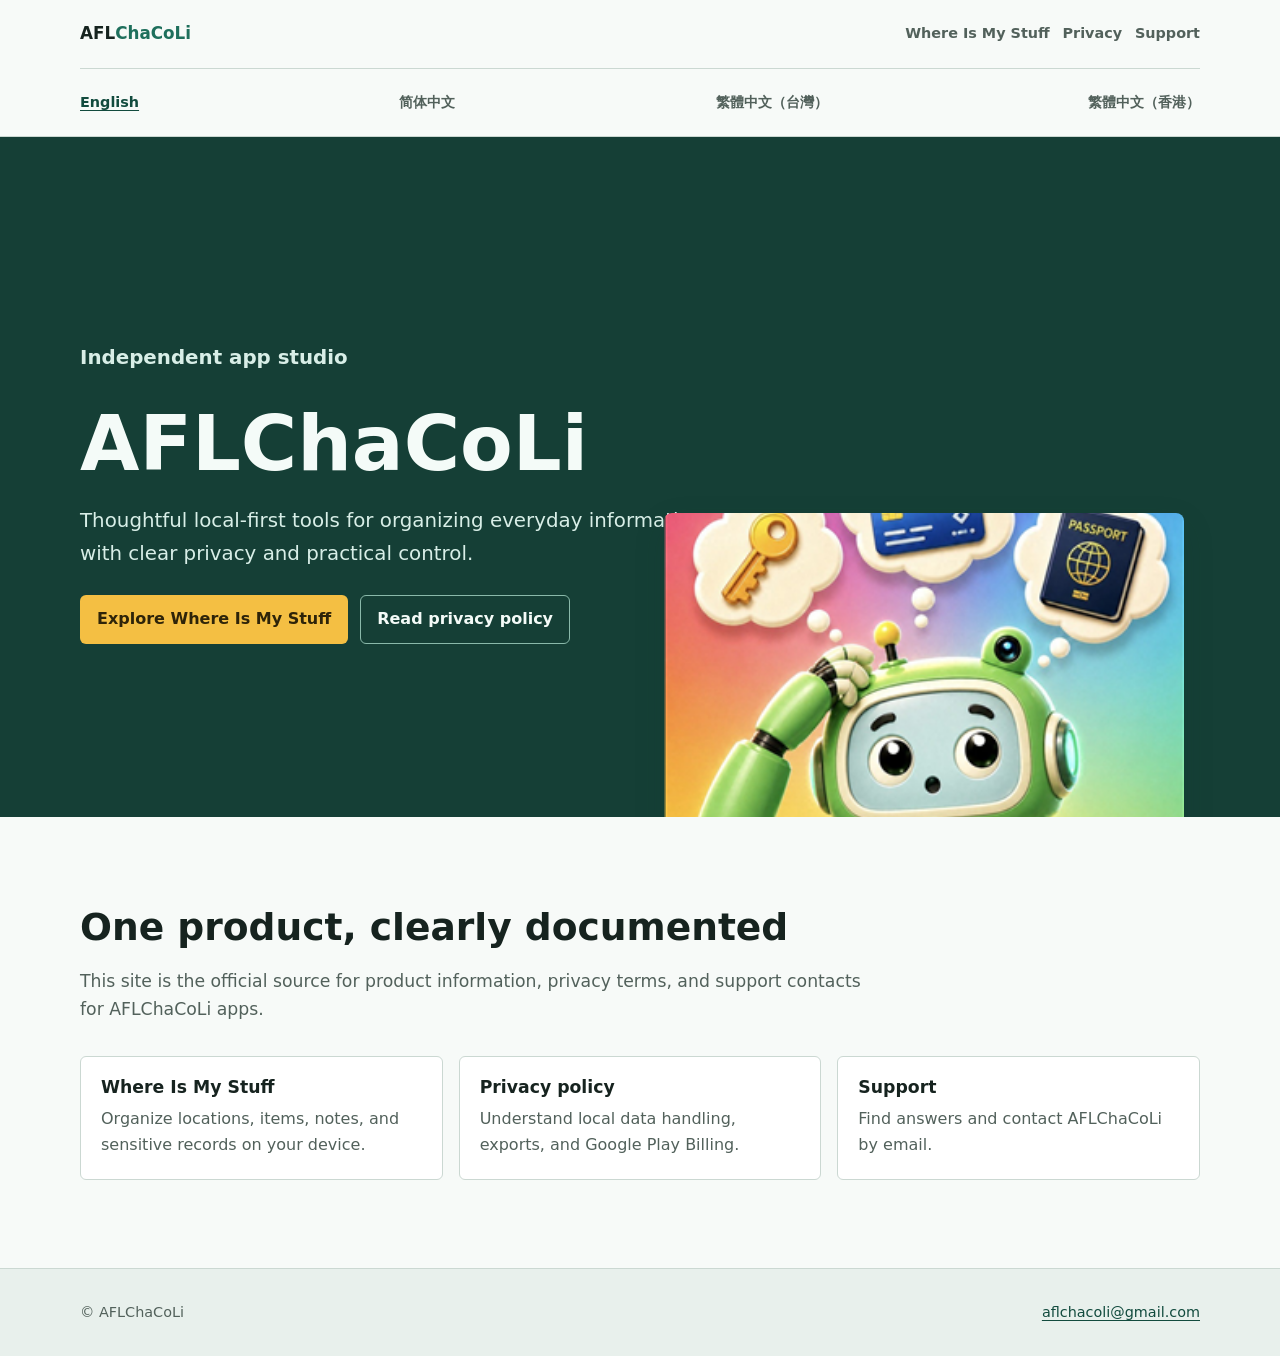
<file: index.html>
<!doctype html>
<html lang="en">
<head>
  <meta charset="utf-8">
  <meta name="viewport" content="width=device-width, initial-scale=1">
  <title>AFLChaCoLi</title>
  <meta name="description" content="Official information, privacy policies, and support for AFLChaCoLi apps.">
  <link rel="canonical" href="https://lzyfrank.github.io/aflchacoli/">
  <link rel="stylesheet" href="assets/site.css?v=20260718">
</head>
<body class="page">
  <article class="locale locale-en" id="en" lang="en">
    <a class="skip-link" href="#home-main-en">Skip to content</a>
    <header class="site-header">
      <div class="header-inner">
        <a class="wordmark" href="./#en">AFL<span>ChaCoLi</span></a>
        <nav class="site-nav" aria-label="Primary navigation">
          <a href="where-is-my-stuff/#en">Where Is My Stuff</a>
          <a href="where-is-my-stuff/privacy/#en">Privacy</a>
          <a href="where-is-my-stuff/support/#en">Support</a>
        </nav>
      </div>
      <nav class="header-inner language-nav" aria-label="Language">
        <a href="#en" aria-current="true">English</a><a href="#zh-cn">简体中文</a><a href="#zh-tw">繁體中文（台灣）</a><a href="#zh-hk">繁體中文（香港）</a>
      </nav>
    </header>
    <main id="home-main-en" tabindex="-1">
      <section class="hero">
        <div class="hero-inner">
          <div class="hero-copy">
            <p class="eyebrow">Independent app studio</p>
            <h1>AFLChaCoLi</h1>
            <p>Thoughtful local-first tools for organizing everyday information, with clear privacy and practical control.</p>
            <div class="actions"><a class="button" href="where-is-my-stuff/#en">Explore Where Is My Stuff</a><a class="button secondary" href="where-is-my-stuff/privacy/#en">Read privacy policy</a></div>
          </div>
          <img class="hero-art" src="assets/where-is-my-stuff.png" width="320" height="320" alt="Friendly green robot thinking about a key, a card, and a passport">
        </div>
      </section>
      <section class="content">
        <h2>One product, clearly documented</h2>
        <p class="lede">This site is the official source for product information, privacy terms, and support contacts for AFLChaCoLi apps.</p>
        <div class="link-grid">
          <a class="link-card" href="where-is-my-stuff/#en"><h3>Where Is My Stuff</h3><p>Organize locations, items, notes, and sensitive records on your device.</p></a>
          <a class="link-card" href="where-is-my-stuff/privacy/#en"><h3>Privacy policy</h3><p>Understand local data handling, exports, and Google Play Billing.</p></a>
          <a class="link-card" href="where-is-my-stuff/support/#en"><h3>Support</h3><p>Find answers and contact AFLChaCoLi by email.</p></a>
        </div>
      </section>
    </main>
    <footer class="site-footer"><div class="footer-inner"><p>© AFLChaCoLi</p><p><a href="mailto:aflchacoli@gmail.com">aflchacoli@gmail.com</a></p></div></footer>
  </article>

  <article class="locale" id="zh-cn" lang="zh-CN">
    <a class="skip-link" href="#home-main-zh-cn">跳到正文</a>
    <header class="site-header"><div class="header-inner"><a class="wordmark" href="./#zh-cn">AFL<span>ChaCoLi</span></a><nav class="site-nav" aria-label="主导航"><a href="where-is-my-stuff/#zh-cn">东西放哪了</a><a href="where-is-my-stuff/privacy/#zh-cn">隐私政策</a><a href="where-is-my-stuff/support/#zh-cn">支持</a></nav></div><nav class="header-inner language-nav" aria-label="语言"><a href="#en">English</a><a href="#zh-cn" aria-current="true">简体中文</a><a href="#zh-tw">繁體中文（台灣）</a><a href="#zh-hk">繁體中文（香港）</a></nav></header>
    <main id="home-main-zh-cn" tabindex="-1"><section class="hero"><div class="hero-inner"><div class="hero-copy"><p class="eyebrow">独立 App 工作室</p><h1>AFLChaCoLi</h1><p>制作重视隐私、边界清楚、让用户掌握数据的日常整理工具。</p><div class="actions"><a class="button" href="where-is-my-stuff/#zh-cn">了解“东西放哪了”</a><a class="button secondary" href="where-is-my-stuff/privacy/#zh-cn">阅读隐私政策</a></div></div><img class="hero-art" src="assets/where-is-my-stuff.png" width="320" height="320" alt="正在思考钥匙、卡片和护照放在哪里的绿色机器人"></div></section><section class="content"><h2>一款产品，信息清楚</h2><p class="lede">这里集中提供 AFLChaCoLi App 的产品介绍、隐私政策和支持方式。</p><div class="link-grid"><a class="link-card" href="where-is-my-stuff/#zh-cn"><h3>东西放哪了</h3><p>在设备上整理位置、条目、备注和敏感记录。</p></a><a class="link-card" href="where-is-my-stuff/privacy/#zh-cn"><h3>隐私政策</h3><p>了解本地数据、文件导出和 Google Play Billing 的处理边界。</p></a><a class="link-card" href="where-is-my-stuff/support/#zh-cn"><h3>支持</h3><p>查看常见问题，并通过邮件联系 AFLChaCoLi。</p></a></div></section></main>
    <footer class="site-footer"><div class="footer-inner"><p>© AFLChaCoLi</p><p><a href="mailto:aflchacoli@gmail.com">aflchacoli@gmail.com</a></p></div></footer>
  </article>

  <article class="locale" id="zh-tw" lang="zh-TW">
    <a class="skip-link" href="#home-main-zh-tw">跳至主要內容</a>
    <header class="site-header"><div class="header-inner"><a class="wordmark" href="./#zh-tw">AFL<span>ChaCoLi</span></a><nav class="site-nav" aria-label="主要導覽"><a href="where-is-my-stuff/#zh-tw">東西放哪了</a><a href="where-is-my-stuff/privacy/#zh-tw">隱私權政策</a><a href="where-is-my-stuff/support/#zh-tw">支援</a></nav></div><nav class="header-inner language-nav" aria-label="語言"><a href="#en">English</a><a href="#zh-cn">简体中文</a><a href="#zh-tw" aria-current="true">繁體中文（台灣）</a><a href="#zh-hk">繁體中文（香港）</a></nav></header>
    <main id="home-main-zh-tw" tabindex="-1"><section class="hero"><div class="hero-inner"><div class="hero-copy"><p class="eyebrow">獨立 App 工作室</p><h1>AFLChaCoLi</h1><p>製作重視隱私、界線清楚，並讓使用者掌握資料的日常整理工具。</p><div class="actions"><a class="button" href="where-is-my-stuff/#zh-tw">認識「東西放哪了」</a><a class="button secondary" href="where-is-my-stuff/privacy/#zh-tw">閱讀隱私權政策</a></div></div><img class="hero-art" src="assets/where-is-my-stuff.png" width="320" height="320" alt="正在回想鑰匙、卡片與護照放在哪裡的綠色機器人"></div></section><section class="content"><h2>一款產品，資訊清楚</h2><p class="lede">這裡集中提供 AFLChaCoLi App 的產品介紹、隱私權政策與支援方式。</p><div class="link-grid"><a class="link-card" href="where-is-my-stuff/#zh-tw"><h3>東西放哪了</h3><p>在裝置上整理位置、項目、備註與敏感記錄。</p></a><a class="link-card" href="where-is-my-stuff/privacy/#zh-tw"><h3>隱私權政策</h3><p>瞭解本機資料、檔案匯出與 Google Play Billing 的處理界線。</p></a><a class="link-card" href="where-is-my-stuff/support/#zh-tw"><h3>支援</h3><p>查看常見問題，並透過電子郵件聯絡 AFLChaCoLi。</p></a></div></section></main>
    <footer class="site-footer"><div class="footer-inner"><p>© AFLChaCoLi</p><p><a href="mailto:aflchacoli@gmail.com">aflchacoli@gmail.com</a></p></div></footer>
  </article>

  <article class="locale" id="zh-hk" lang="zh-HK">
    <a class="skip-link" href="#home-main-zh-hk">跳至主要內容</a>
    <header class="site-header"><div class="header-inner"><a class="wordmark" href="./#zh-hk">AFL<span>ChaCoLi</span></a><nav class="site-nav" aria-label="主要導覽"><a href="where-is-my-stuff/#zh-hk">東西放哪了</a><a href="where-is-my-stuff/privacy/#zh-hk">私隱政策</a><a href="where-is-my-stuff/support/#zh-hk">支援</a></nav></div><nav class="header-inner language-nav" aria-label="語言"><a href="#en">English</a><a href="#zh-cn">简体中文</a><a href="#zh-tw">繁體中文（台灣）</a><a href="#zh-hk" aria-current="true">繁體中文（香港）</a></nav></header>
    <main id="home-main-zh-hk" tabindex="-1"><section class="hero"><div class="hero-inner"><div class="hero-copy"><p class="eyebrow">獨立 App 工作室</p><h1>AFLChaCoLi</h1><p>製作重視私隱、界線清楚，並讓用戶掌握資料的日常整理工具。</p><div class="actions"><a class="button" href="where-is-my-stuff/#zh-hk">認識「東西放哪了」</a><a class="button secondary" href="where-is-my-stuff/privacy/#zh-hk">閱讀私隱政策</a></div></div><img class="hero-art" src="assets/where-is-my-stuff.png" width="320" height="320" alt="正在回想鎖匙、卡片及護照放在哪裏的綠色機械人"></div></section><section class="content"><h2>一款產品，資料清楚</h2><p class="lede">這裏集中提供 AFLChaCoLi App 的產品介紹、私隱政策及支援方式。</p><div class="link-grid"><a class="link-card" href="where-is-my-stuff/#zh-hk"><h3>東西放哪了</h3><p>在裝置上整理位置、項目、備註及敏感記錄。</p></a><a class="link-card" href="where-is-my-stuff/privacy/#zh-hk"><h3>私隱政策</h3><p>了解本機資料、檔案匯出及 Google Play Billing 的處理界線。</p></a><a class="link-card" href="where-is-my-stuff/support/#zh-hk"><h3>支援</h3><p>查看常見問題，並透過電郵聯絡 AFLChaCoLi。</p></a></div></section></main>
    <footer class="site-footer"><div class="footer-inner"><p>© AFLChaCoLi</p><p><a href="mailto:aflchacoli@gmail.com">aflchacoli@gmail.com</a></p></div></footer>
  </article>
</body>
</html>
</file>
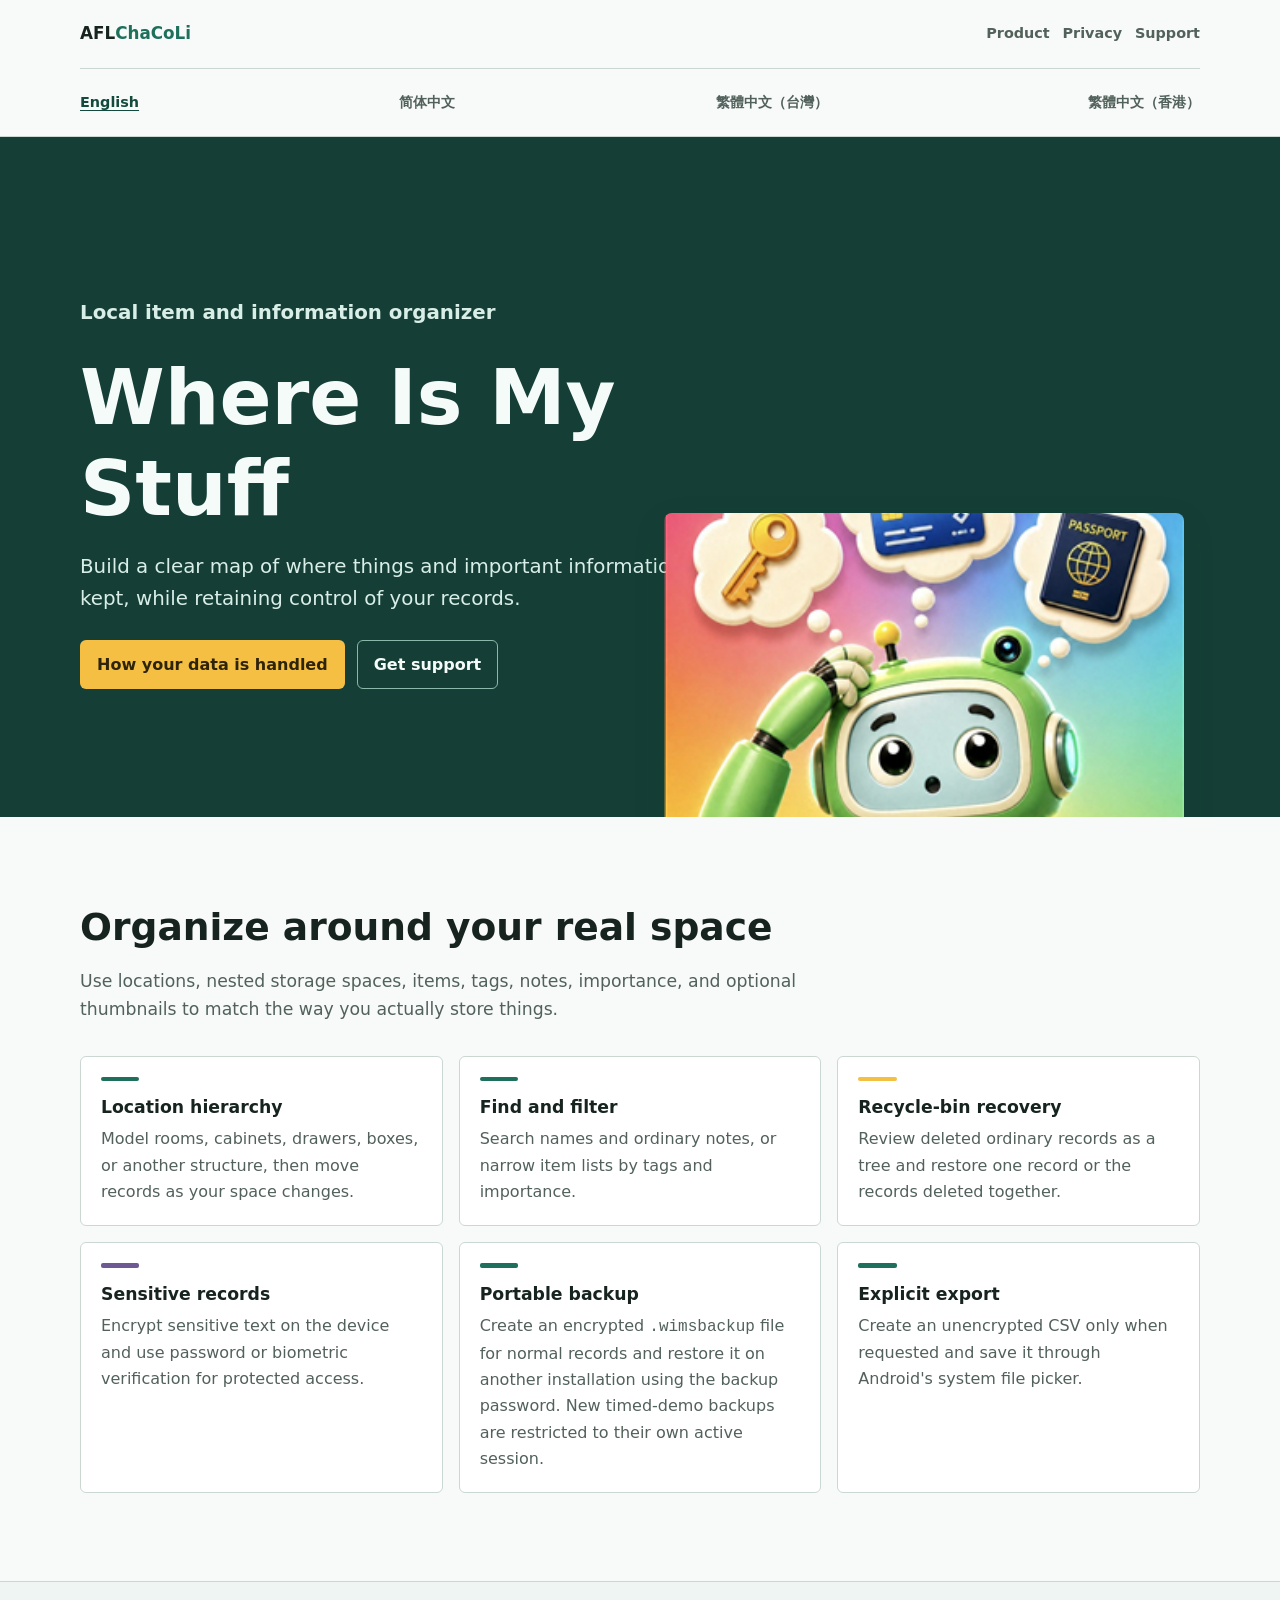
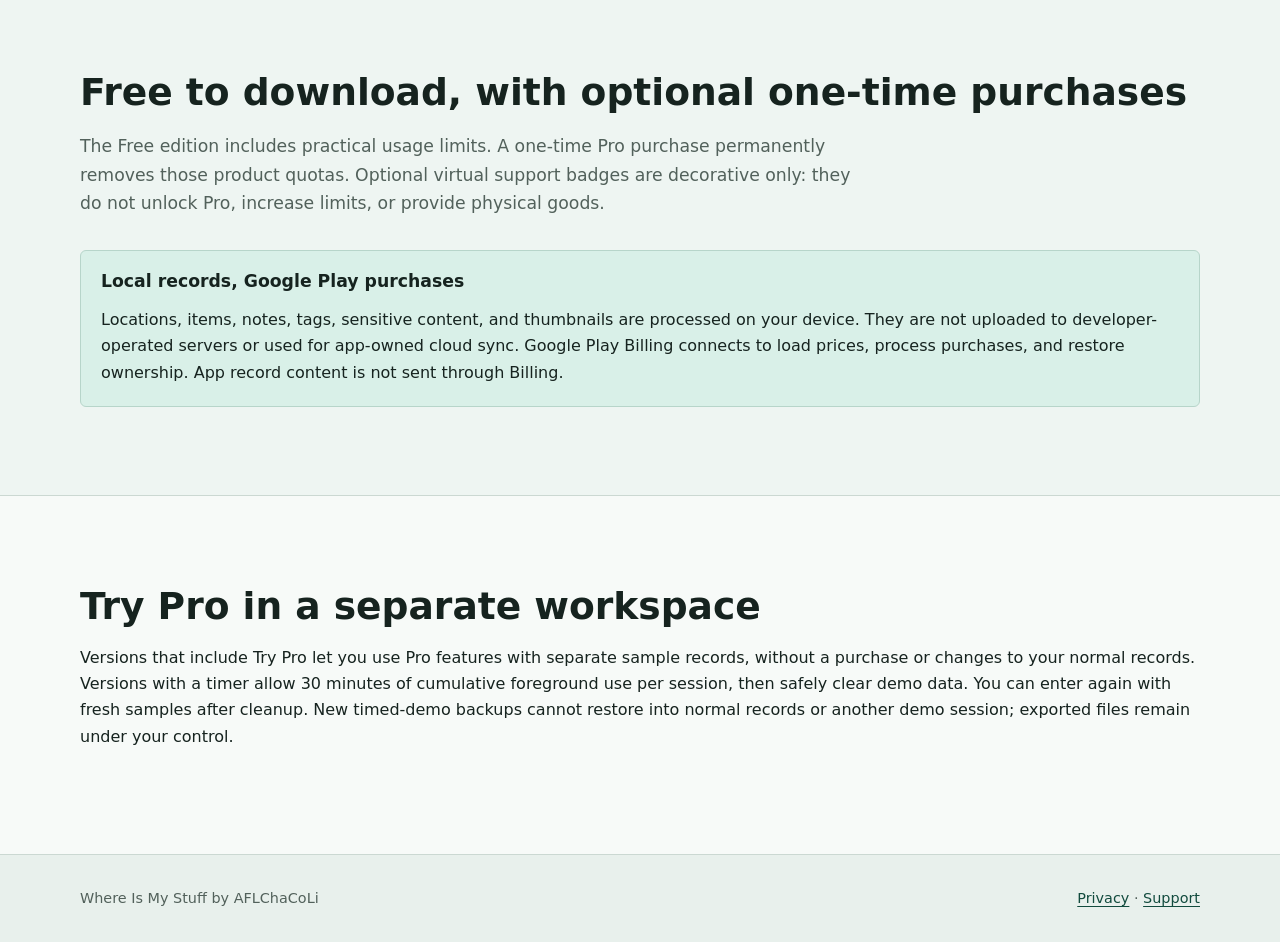
<file: where-is-my-stuff/index.html>
<!doctype html>
<html lang="en">
<head>
  <meta charset="utf-8">
  <meta name="viewport" content="width=device-width, initial-scale=1">
  <title>Where Is My Stuff — AFLChaCoLi</title>
  <meta name="description" content="Organize locations, items, and important information locally with sensitive-record protection.">
  <link rel="canonical" href="https://lzyfrank.github.io/aflchacoli/where-is-my-stuff/">
  <link rel="stylesheet" href="../assets/site.css?v=20260718">
</head>
<body class="page">
  <article class="locale locale-en" id="en" lang="en">
    <a class="skip-link" href="#product-main-en">Skip to content</a>
    <header class="site-header"><div class="header-inner"><a class="wordmark" href="../#en">AFL<span>ChaCoLi</span></a><nav class="site-nav" aria-label="Primary navigation"><a href="./#en">Product</a><a href="privacy/#en">Privacy</a><a href="support/#en">Support</a></nav></div><nav class="header-inner language-nav" aria-label="Language"><a href="#en" aria-current="true">English</a><a href="#zh-cn">简体中文</a><a href="#zh-tw">繁體中文（台灣）</a><a href="#zh-hk">繁體中文（香港）</a></nav></header>
    <main id="product-main-en" tabindex="-1">
      <section class="hero"><div class="hero-inner"><div class="hero-copy"><p class="eyebrow">Local item and information organizer</p><h1>Where Is My Stuff</h1><p>Build a clear map of where things and important information are kept, while retaining control of your records.</p><div class="actions"><a class="button" href="privacy/#en">How your data is handled</a><a class="button secondary" href="support/#en">Get support</a></div></div><img class="hero-art" src="../assets/where-is-my-stuff.png" width="320" height="320" alt="Where Is My Stuff app icon showing a friendly green robot thinking about stored items"></div></section>
      <section class="content"><h2>Organize around your real space</h2><p class="lede">Use locations, nested storage spaces, items, tags, notes, importance, and optional thumbnails to match the way you actually store things.</p><div class="feature-grid"><div class="feature"><h3>Location hierarchy</h3><p>Model rooms, cabinets, drawers, boxes, or another structure, then move records as your space changes.</p></div><div class="feature"><h3>Find and filter</h3><p>Search names and ordinary notes, or narrow item lists by tags and importance.</p></div><div class="feature warning"><h3>Recycle-bin recovery</h3><p>Review deleted ordinary records as a tree and restore one record or the records deleted together.</p></div><div class="feature sensitive"><h3>Sensitive records</h3><p>Encrypt sensitive text on the device and use password or biometric verification for protected access.</p></div><div class="feature"><h3>Portable backup</h3><p>Create an encrypted <code>.wimsbackup</code> file for normal records and restore it on another installation using the backup password. New timed-demo backups are restricted to their own active session.</p></div><div class="feature"><h3>Explicit export</h3><p>Create an unencrypted CSV only when requested and save it through Android's system file picker.</p></div></div></section>
      <section class="section-band"><div class="content"><h2>Free to download, with optional one-time purchases</h2><p class="lede">The Free edition includes practical usage limits. A one-time Pro purchase permanently removes those product quotas. Optional virtual support badges are decorative only: they do not unlock Pro, increase limits, or provide physical goods.</p><div class="callout"><h3>Local records, Google Play purchases</h3><p>Locations, items, notes, tags, sensitive content, and thumbnails are processed on your device. They are not uploaded to developer-operated servers or used for app-owned cloud sync. Google Play Billing connects to load prices, process purchases, and restore ownership. App record content is not sent through Billing.</p></div></div></section>
      <section class="content" id="demo-overview-en"><h2>Try Pro in a separate workspace</h2><p>Versions that include Try Pro let you use Pro features with separate sample records, without a purchase or changes to your normal records. Versions with a timer allow 30 minutes of cumulative foreground use per session, then safely clear demo data. You can enter again with fresh samples after cleanup. New timed-demo backups cannot restore into normal records or another demo session; exported files remain under your control.</p></section>
    </main>
    <footer class="site-footer"><div class="footer-inner"><p>Where Is My Stuff by AFLChaCoLi</p><p><a href="privacy/#en">Privacy</a> · <a href="support/#en">Support</a></p></div></footer>
  </article>

  <article class="locale" id="zh-cn" lang="zh-CN">
    <a class="skip-link" href="#product-main-zh-cn">跳到正文</a>
    <header class="site-header"><div class="header-inner"><a class="wordmark" href="../#zh-cn">AFL<span>ChaCoLi</span></a><nav class="site-nav" aria-label="主导航"><a href="./#zh-cn">产品</a><a href="privacy/#zh-cn">隐私政策</a><a href="support/#zh-cn">支持</a></nav></div><nav class="header-inner language-nav" aria-label="语言"><a href="#en">English</a><a href="#zh-cn" aria-current="true">简体中文</a><a href="#zh-tw">繁體中文（台灣）</a><a href="#zh-hk">繁體中文（香港）</a></nav></header>
    <main id="product-main-zh-cn" tabindex="-1"><section class="hero"><div class="hero-inner"><div class="hero-copy"><p class="eyebrow">本地物品与信息整理工具</p><h1>东西放哪了</h1><p>清楚记录实物和重要信息存放的位置，同时把记录的控制权留给自己。</p><div class="actions"><a class="button" href="privacy/#zh-cn">了解数据处理方式</a><a class="button secondary" href="support/#zh-cn">获取支持</a></div></div><img class="hero-art" src="../assets/where-is-my-stuff.png" width="320" height="320" alt="正在回想物品存放位置的绿色机器人 App 图标"></div></section>
      <section class="content"><h2>按照真实空间整理</h2><p class="lede">使用位置层级、条目、标签、备注、重要程度和可选缩略图，建立符合自己收纳方式的记录。</p><div class="feature-grid"><div class="feature"><h3>位置层级</h3><p>记录房间、柜子、抽屉和盒子，并在收纳变化后移动记录。</p></div><div class="feature"><h3>查找与筛选</h3><p>搜索名称和普通备注，或按标签及重要程度筛选条目。</p></div><div class="feature warning"><h3>回收站恢复</h3><p>以树形结构查看已删除的普通记录，逐项恢复或恢复本次一同删除的内容。</p></div><div class="feature sensitive"><h3>敏感记录</h3><p>在设备上加密敏感文字，并通过 App 密码或生物识别验证访问。</p></div><div class="feature"><h3>可迁移备份</h3><p>为正式记录创建加密的 <code>.wimsbackup</code> 文件，并使用备份密码在其他安装中恢复。新限时体验备份仅限生成它的同一轮未到期体验使用。</p></div><div class="feature"><h3>主动导出</h3><p>仅在用户操作时创建明文 CSV，并通过 Android 系统文件选择器保存。</p></div></div></section>
      <section class="section-band"><div class="content"><h2>免费下载，可选一次性购买</h2><p class="lede">免费版提供可实际使用的基础额度。一次购买 Pro 可永久移除产品额度限制。虚拟支持徽章仅为装饰，不会解锁 Pro、增加额度或提供实物。</p><div class="callout"><h3>记录本地保存，购买由 Google Play 处理</h3><p>位置、条目、备注、标签、敏感内容和图片缩略图均由 App 在本机处理，不上传到开发者服务器，也不用于 App 自有云同步。Google Play Billing 联网查询价格、处理购买和恢复所有权；App 记录内容不会作为 Billing 参数发送。</p></div></div></section>
      <section class="content" id="demo-overview-zh-cn"><h2>在独立空间中体验 Pro</h2><p>提供“体验 Pro”的版本，可在独立样例空间中使用 Pro 功能，无需购买，不改变正式记录。带计时器的版本每轮累计前台使用 30 分钟，到期安全清理体验数据；清理成功后可重新进入并创建新样例。新限时体验备份不能恢复到正式空间或另一轮体验；已导出的文件仍由你自行管理。</p></section></main>
    <footer class="site-footer"><div class="footer-inner"><p>AFLChaCoLi 出品：东西放哪了</p><p><a href="privacy/#zh-cn">隐私政策</a> · <a href="support/#zh-cn">支持</a></p></div></footer>
  </article>

  <article class="locale" id="zh-tw" lang="zh-TW">
    <a class="skip-link" href="#product-main-zh-tw">跳至主要內容</a>
    <header class="site-header"><div class="header-inner"><a class="wordmark" href="../#zh-tw">AFL<span>ChaCoLi</span></a><nav class="site-nav" aria-label="主要導覽"><a href="./#zh-tw">產品</a><a href="privacy/#zh-tw">隱私權政策</a><a href="support/#zh-tw">支援</a></nav></div><nav class="header-inner language-nav" aria-label="語言"><a href="#en">English</a><a href="#zh-cn">简体中文</a><a href="#zh-tw" aria-current="true">繁體中文（台灣）</a><a href="#zh-hk">繁體中文（香港）</a></nav></header>
    <main id="product-main-zh-tw" tabindex="-1"><section class="hero"><div class="hero-inner"><div class="hero-copy"><p class="eyebrow">本機物品與資訊整理工具</p><h1>東西放哪了</h1><p>清楚記錄實體物品與重要資訊存放的位置，同時保留對記錄的控制。</p><div class="actions"><a class="button" href="privacy/#zh-tw">瞭解資料處理方式</a><a class="button secondary" href="support/#zh-tw">取得支援</a></div></div><img class="hero-art" src="../assets/where-is-my-stuff.png" width="320" height="320" alt="正在回想物品存放位置的綠色機器人 App 圖示"></div></section>
      <section class="content"><h2>依照真實空間整理</h2><p class="lede">使用位置層級、項目、標籤、備註、重要程度與可選的圖片縮圖，建立符合自己收納方式的記錄。</p><div class="feature-grid"><div class="feature"><h3>位置層級</h3><p>記錄房間、櫃子、抽屜與盒子，並在收納變動後移動記錄。</p></div><div class="feature"><h3>搜尋與篩選</h3><p>搜尋名稱與一般備註，或依標籤及重要程度篩選項目。</p></div><div class="feature warning"><h3>回收筒恢復</h3><p>以樹狀結構查看已刪除的一般記錄，逐項恢復或恢復本次一同刪除的內容。</p></div><div class="feature sensitive"><h3>敏感記錄</h3><p>在裝置上加密敏感文字，並透過 App 密碼或生物辨識驗證存取。</p></div><div class="feature"><h3>可移轉備份</h3><p>為正式記錄建立加密的 <code>.wimsbackup</code> 檔案，並使用備份密碼在其他安裝中恢復。新限時體驗備份僅限產生它的同一輪未到期體驗使用。</p></div><div class="feature"><h3>主動匯出</h3><p>僅在使用者操作時建立明文 CSV，並透過 Android 系統檔案選擇器儲存。</p></div></div></section>
      <section class="section-band"><div class="content"><h2>免費下載，可選擇一次性購買</h2><p class="lede">免費版提供可實際使用的基本額度。一次購買 Pro 可永久移除產品額度限制。虛擬支援徽章僅為裝飾，不會解鎖 Pro、增加額度或提供實體物品。</p><div class="callout"><h3>記錄儲存於本機，購買由 Google Play 處理</h3><p>位置、項目、備註、標籤、敏感內容及圖片縮圖均由 App 在本機處理，不會上傳至開發者伺服器，也不會用於 App 自有雲端同步。Google Play Billing 會連線查詢價格、處理購買及恢復所有權；App 記錄內容不會作為 Billing 參數傳送。</p></div></div></section>
      <section class="content" id="demo-overview-zh-tw"><h2>在獨立空間中體驗 Pro</h2><p>提供「體驗 Pro」的版本，可在獨立範例空間中使用 Pro 功能，無須購買，不變更正式記錄。帶計時器的版本每輪累計前景使用 30 分鐘，到期安全清理體驗資料；清理成功後可重新進入並建立新範例。新限時體驗備份不能還原到正式空間或另一輪體驗；已匯出的檔案仍由你自行管理。</p></section></main>
    <footer class="site-footer"><div class="footer-inner"><p>AFLChaCoLi 出品：東西放哪了</p><p><a href="privacy/#zh-tw">隱私權政策</a> · <a href="support/#zh-tw">支援</a></p></div></footer>
  </article>

  <article class="locale" id="zh-hk" lang="zh-HK">
    <a class="skip-link" href="#product-main-zh-hk">跳至主要內容</a>
    <header class="site-header"><div class="header-inner"><a class="wordmark" href="../#zh-hk">AFL<span>ChaCoLi</span></a><nav class="site-nav" aria-label="主要導覽"><a href="./#zh-hk">產品</a><a href="privacy/#zh-hk">私隱政策</a><a href="support/#zh-hk">支援</a></nav></div><nav class="header-inner language-nav" aria-label="語言"><a href="#en">English</a><a href="#zh-cn">简体中文</a><a href="#zh-tw">繁體中文（台灣）</a><a href="#zh-hk" aria-current="true">繁體中文（香港）</a></nav></header>
    <main id="product-main-zh-hk" tabindex="-1"><section class="hero"><div class="hero-inner"><div class="hero-copy"><p class="eyebrow">本機物品與資料整理工具</p><h1>東西放哪了</h1><p>清楚記錄實物與重要資料存放的位置，同時保留對記錄的控制。</p><div class="actions"><a class="button" href="privacy/#zh-hk">了解資料處理方式</a><a class="button secondary" href="support/#zh-hk">取得支援</a></div></div><img class="hero-art" src="../assets/where-is-my-stuff.png" width="320" height="320" alt="正在回想物品存放位置的綠色機械人 App 圖示"></div></section>
      <section class="content"><h2>按照真實空間整理</h2><p class="lede">使用位置層級、項目、標籤、備註、重要程度及可選圖片縮圖，建立符合自己收納方式的記錄。</p><div class="feature-grid"><div class="feature"><h3>位置層級</h3><p>記錄房間、櫃、抽屜及盒，並在收納變動後移動記錄。</p></div><div class="feature"><h3>搜尋與篩選</h3><p>搜尋名稱及一般備註，或按標籤和重要程度篩選項目。</p></div><div class="feature warning"><h3>回收站恢復</h3><p>以樹狀結構查看已刪除的一般記錄，逐項恢復或恢復本次一同刪除的內容。</p></div><div class="feature sensitive"><h3>敏感記錄</h3><p>在裝置上加密敏感文字，並透過 App 密碼或生物識別驗證存取。</p></div><div class="feature"><h3>可轉移備份</h3><p>為正式記錄建立加密的 <code>.wimsbackup</code> 檔案，並使用備份密碼在其他安裝中恢復。新限時體驗備份只限產生它的同一輪未到期體驗使用。</p></div><div class="feature"><h3>主動匯出</h3><p>只在用戶操作時建立明文 CSV，並透過 Android 系統檔案選擇器儲存。</p></div></div></section>
      <section class="section-band"><div class="content"><h2>免費下載，可選擇一次性購買</h2><p class="lede">免費版提供可實際使用的基本額度。一次購買 Pro 可永久移除產品額度限制。虛擬支援徽章只屬裝飾，不會解鎖 Pro、增加額度或提供實物。</p><div class="callout"><h3>記錄儲存於本機，購買由 Google Play 處理</h3><p>位置、項目、備註、標籤、敏感內容及圖片縮圖均由 App 在本機處理，不會上載至開發者伺服器，亦不會用作 App 自有雲端同步。Google Play Billing 會連線查詢價格、處理購買及恢復所有權；App 記錄內容不會作為 Billing 參數傳送。</p></div></div></section>
      <section class="content" id="demo-overview-zh-hk"><h2>在獨立空間中體驗 Pro</h2><p>提供「體驗 Pro」的版本，可在獨立範例空間中使用 Pro 功能，毋須購買，不變更正式記錄。帶計時器的版本每輪累計前景使用 30 分鐘，到期安全清理體驗資料；清理成功後可重新進入並建立新範例。新限時體驗備份不能還原到正式空間或另一輪體驗；已匯出的檔案仍由你自行管理。</p></section></main>
    <footer class="site-footer"><div class="footer-inner"><p>AFLChaCoLi 出品：東西放哪了</p><p><a href="privacy/#zh-hk">私隱政策</a> · <a href="support/#zh-hk">支援</a></p></div></footer>
  </article>
</body>
</html>
</file>
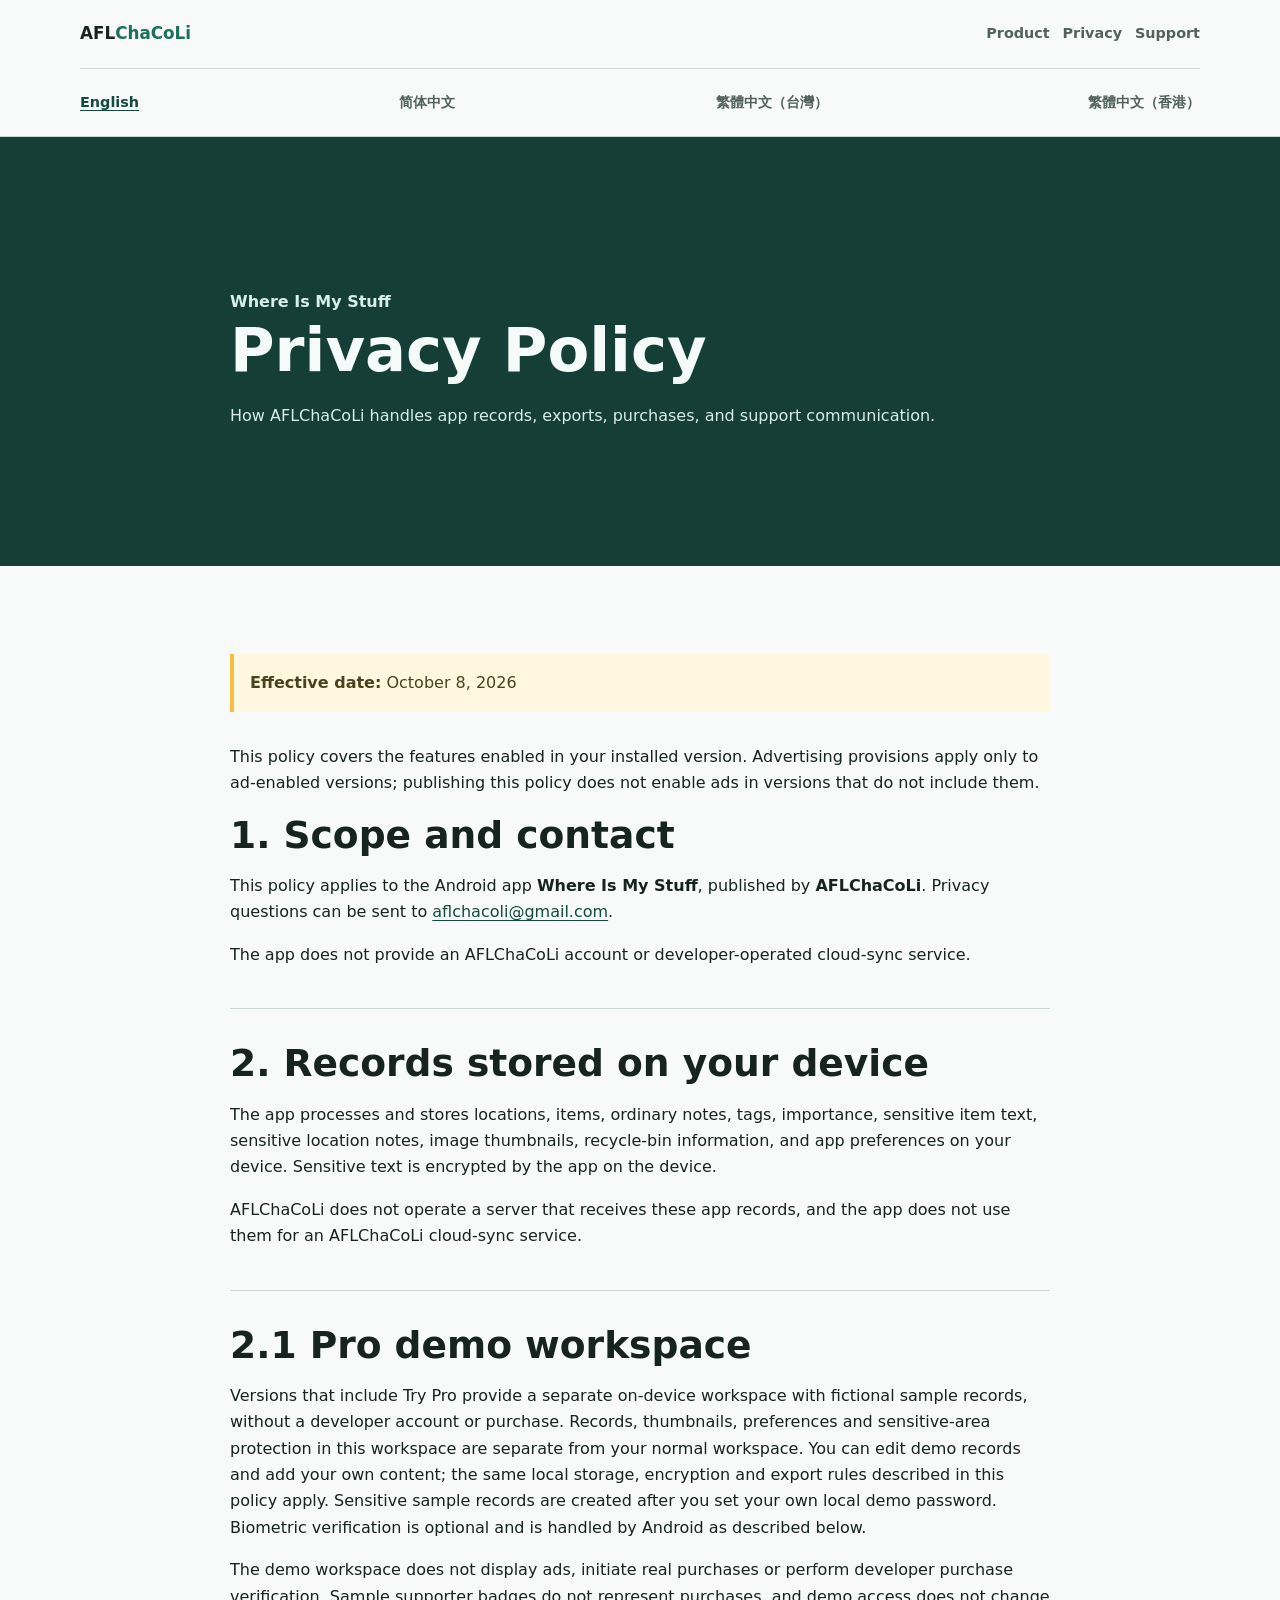
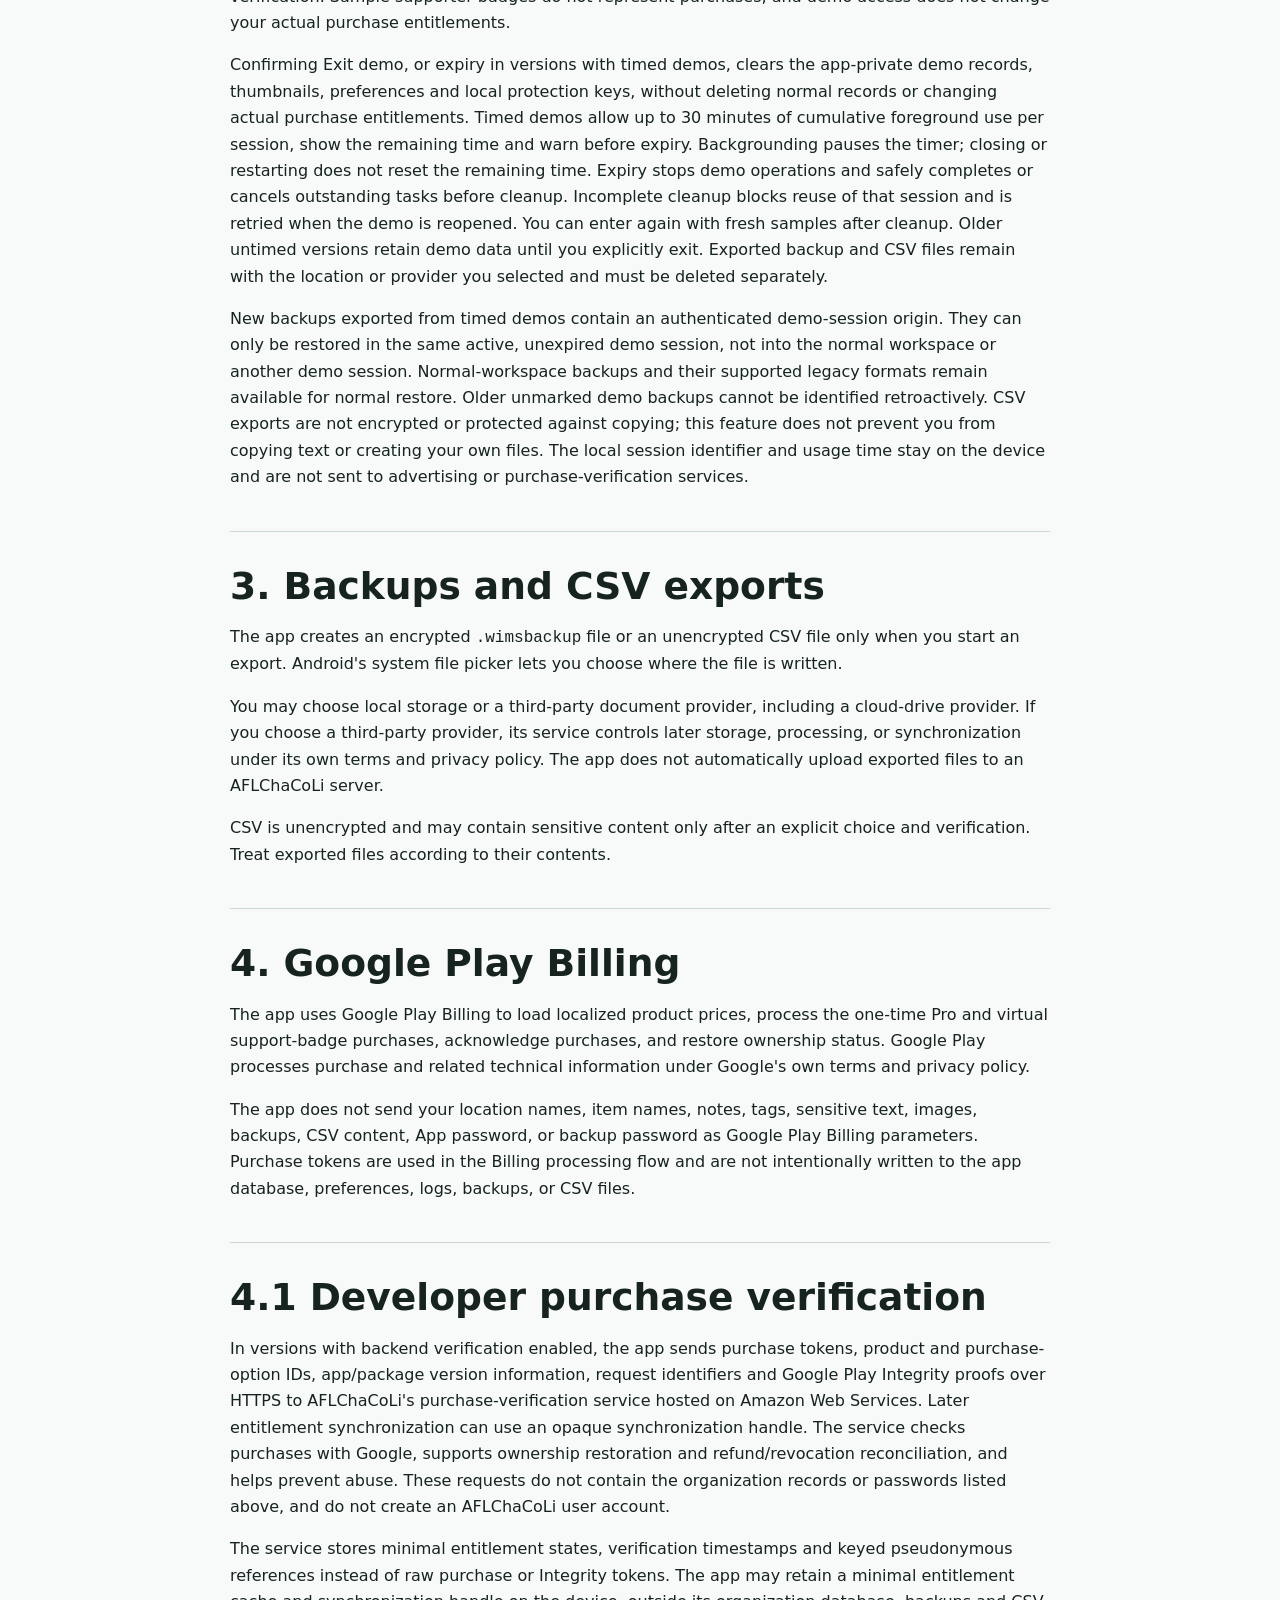
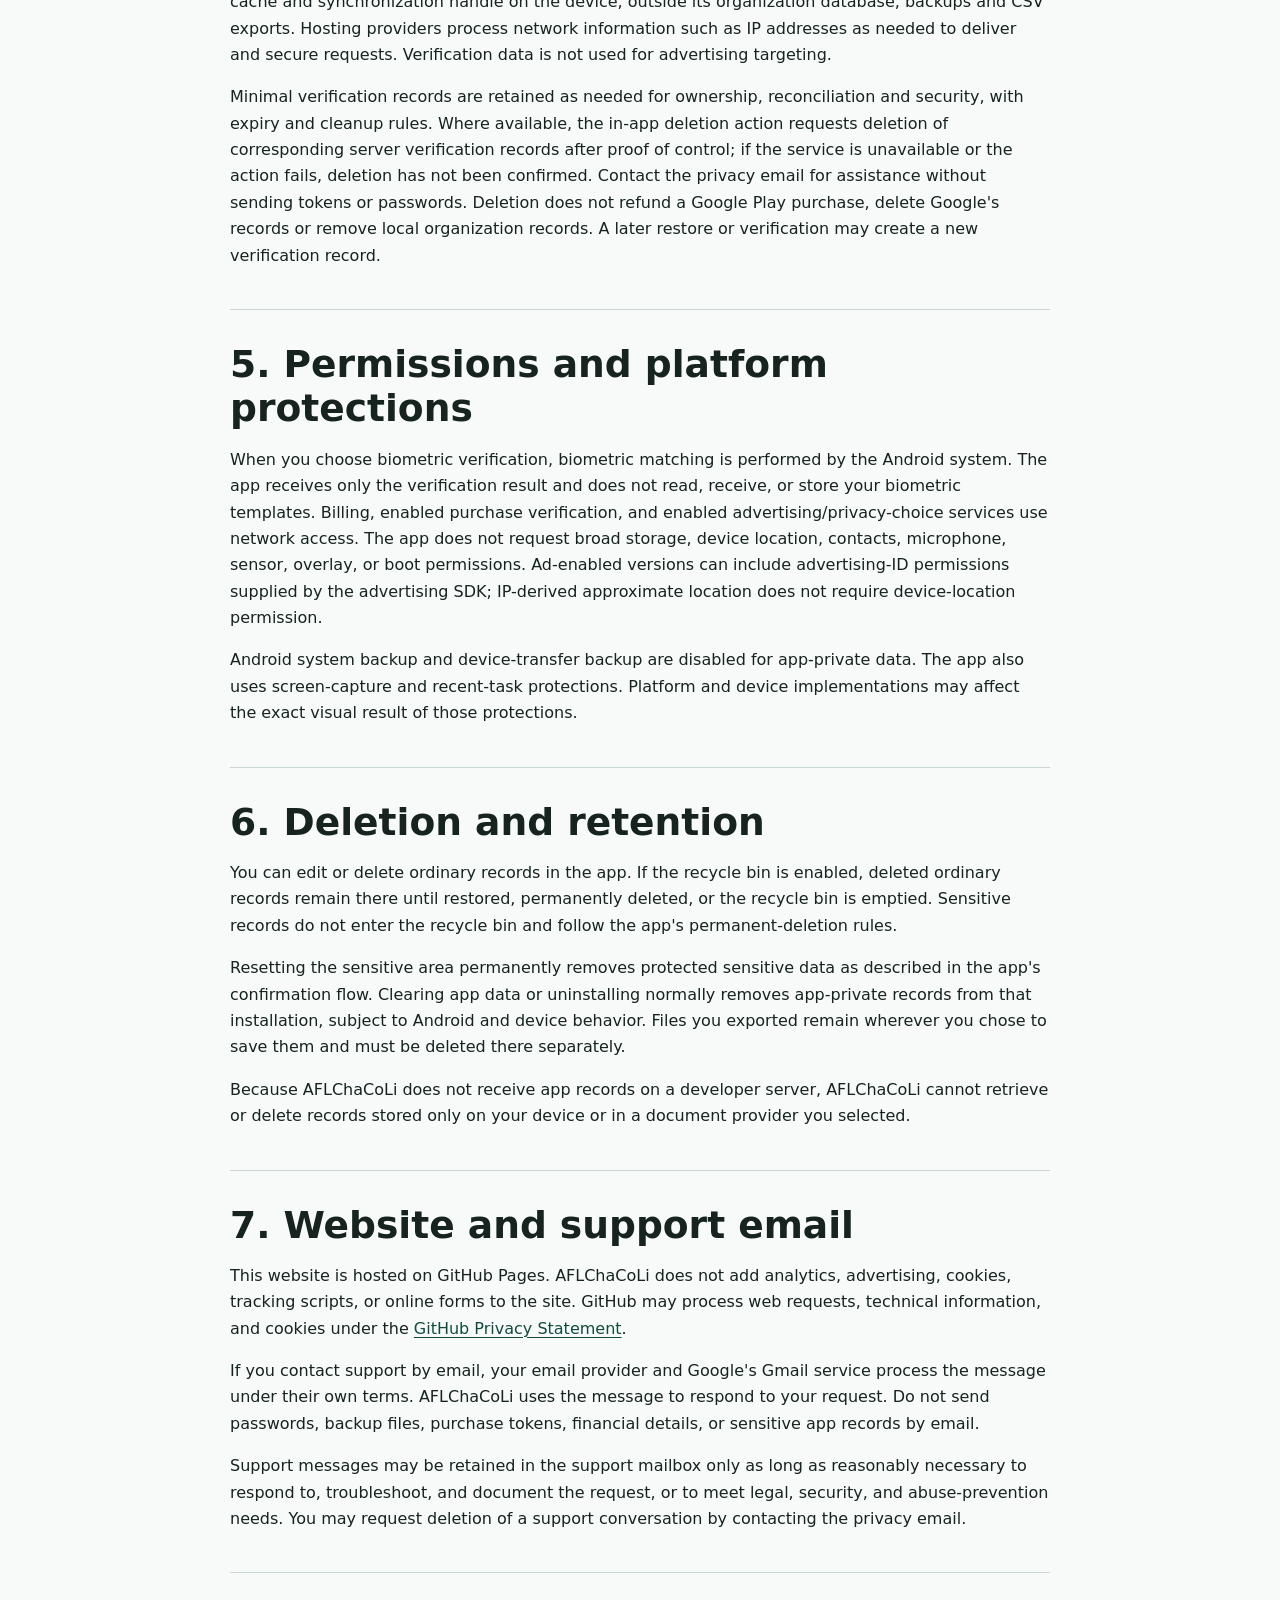
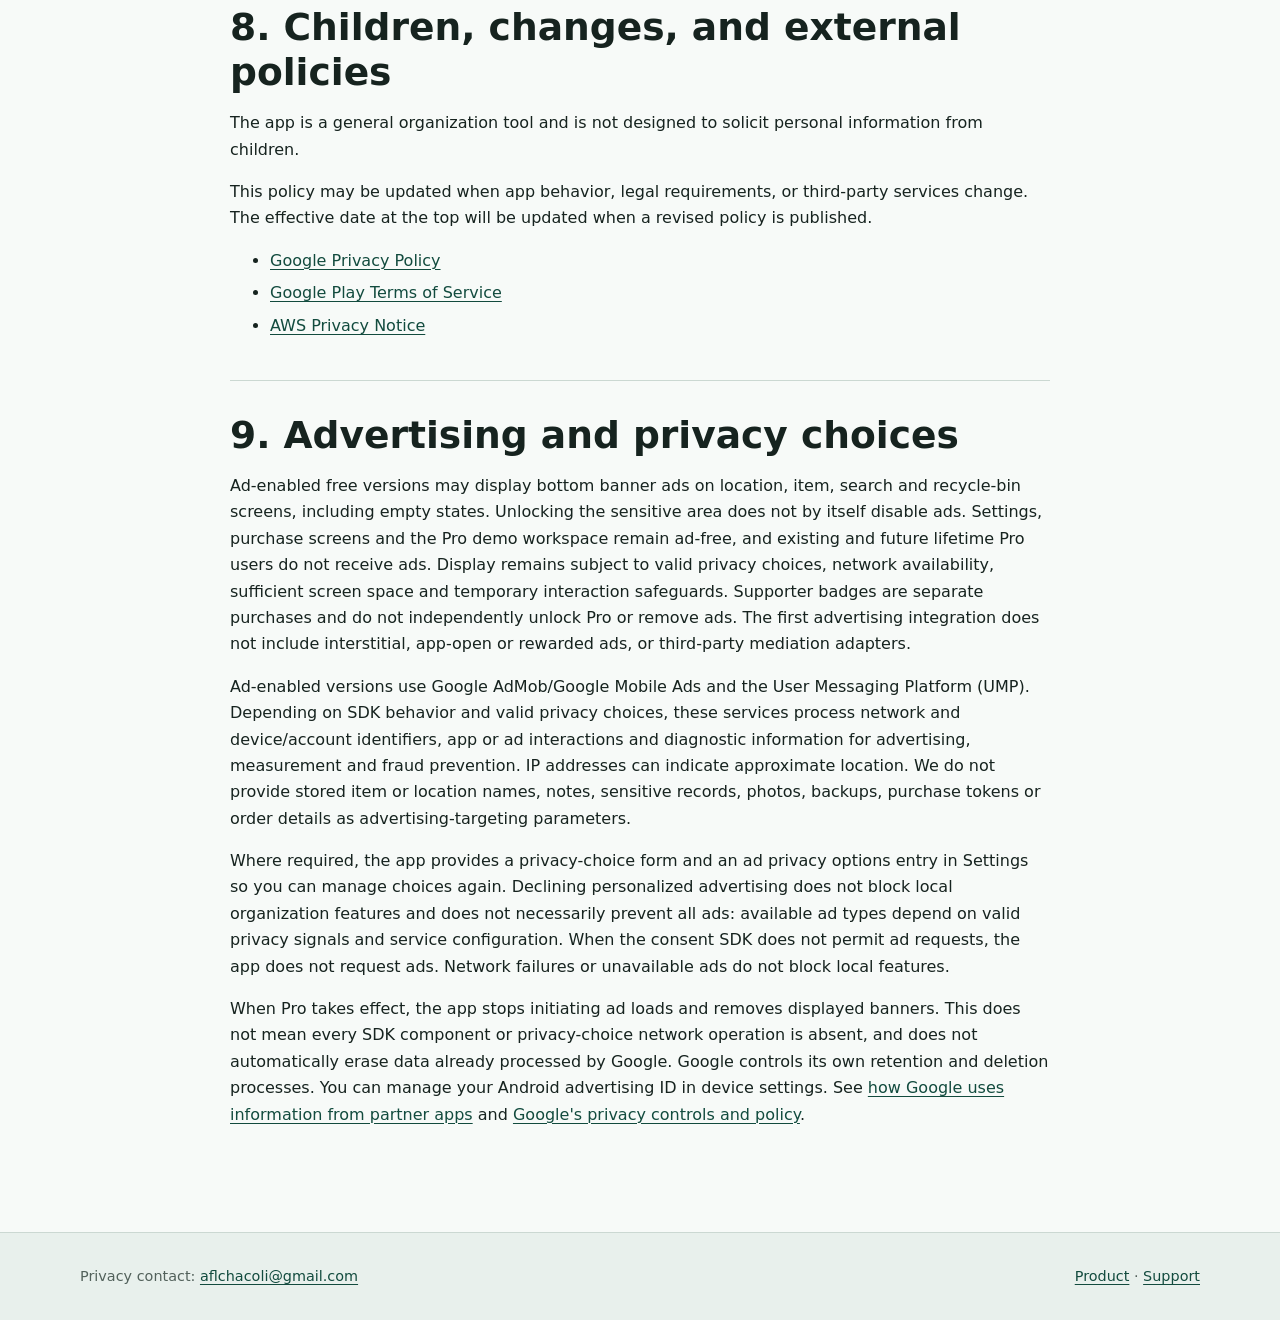
<file: where-is-my-stuff/privacy/index.html>
<!doctype html>
<html lang="en">
<head>
  <meta charset="utf-8">
  <meta name="viewport" content="width=device-width, initial-scale=1">
  <title>Privacy Policy — Where Is My Stuff</title>
  <meta name="description" content="Privacy policy for Where Is My Stuff by AFLChaCoLi.">
  <link rel="canonical" href="https://lzyfrank.github.io/aflchacoli/where-is-my-stuff/privacy/">
  <link rel="stylesheet" href="../../assets/site.css?v=20260718">
</head>
<body class="page">
  <article class="locale locale-en" id="en" lang="en">
    <a class="skip-link" href="#privacy-main-en">Skip to content</a>
    <header class="site-header"><div class="header-inner"><a class="wordmark" href="../../#en">AFL<span>ChaCoLi</span></a><nav class="site-nav" aria-label="Primary navigation"><a href="../#en">Product</a><a href="./#en">Privacy</a><a href="../support/#en">Support</a></nav></div><nav class="header-inner language-nav" aria-label="Language"><a href="#en" aria-current="true">English</a><a href="#zh-cn">简体中文</a><a href="#zh-tw">繁體中文（台灣）</a><a href="#zh-hk">繁體中文（香港）</a></nav></header>
    <main id="privacy-main-en" tabindex="-1"><div class="page-title"><div class="content narrow"><p class="eyebrow">Where Is My Stuff</p><h1>Privacy Policy</h1><p>How AFLChaCoLi handles app records, exports, purchases, and support communication.</p></div></div><div class="content narrow">
      <p class="policy-meta"><strong>Effective date:</strong> October 8, 2026</p>
      <p>This policy covers the features enabled in your installed version. Advertising provisions apply only to ad-enabled versions; publishing this policy does not enable ads in versions that do not include them.</p>
      <section><h2>1. Scope and contact</h2><p>This policy applies to the Android app <strong>Where Is My Stuff</strong>, published by <strong>AFLChaCoLi</strong>. Privacy questions can be sent to <a href="mailto:aflchacoli@gmail.com">aflchacoli@gmail.com</a>.</p><p>The app does not provide an AFLChaCoLi account or developer-operated cloud-sync service.</p></section>
      <section><h2>2. Records stored on your device</h2><p>The app processes and stores locations, items, ordinary notes, tags, importance, sensitive item text, sensitive location notes, image thumbnails, recycle-bin information, and app preferences on your device. Sensitive text is encrypted by the app on the device.</p><p>AFLChaCoLi does not operate a server that receives these app records, and the app does not use them for an AFLChaCoLi cloud-sync service.</p></section>
      <section><h2>2.1 Pro demo workspace</h2><p>Versions that include Try Pro provide a separate on-device workspace with fictional sample records, without a developer account or purchase. Records, thumbnails, preferences and sensitive-area protection in this workspace are separate from your normal workspace. You can edit demo records and add your own content; the same local storage, encryption and export rules described in this policy apply. Sensitive sample records are created after you set your own local demo password. Biometric verification is optional and is handled by Android as described below.</p><p>The demo workspace does not display ads, initiate real purchases or perform developer purchase verification. Sample supporter badges do not represent purchases, and demo access does not change your actual purchase entitlements.</p><p>Confirming Exit demo, or expiry in versions with timed demos, clears the app-private demo records, thumbnails, preferences and local protection keys, without deleting normal records or changing actual purchase entitlements. Timed demos allow up to 30 minutes of cumulative foreground use per session, show the remaining time and warn before expiry. Backgrounding pauses the timer; closing or restarting does not reset the remaining time. Expiry stops demo operations and safely completes or cancels outstanding tasks before cleanup. Incomplete cleanup blocks reuse of that session and is retried when the demo is reopened. You can enter again with fresh samples after cleanup. Older untimed versions retain demo data until you explicitly exit. Exported backup and CSV files remain with the location or provider you selected and must be deleted separately.</p><p>New backups exported from timed demos contain an authenticated demo-session origin. They can only be restored in the same active, unexpired demo session, not into the normal workspace or another demo session. Normal-workspace backups and their supported legacy formats remain available for normal restore. Older unmarked demo backups cannot be identified retroactively. CSV exports are not encrypted or protected against copying; this feature does not prevent you from copying text or creating your own files. The local session identifier and usage time stay on the device and are not sent to advertising or purchase-verification services.</p></section>
      <section><h2>3. Backups and CSV exports</h2><p>The app creates an encrypted <code>.wimsbackup</code> file or an unencrypted CSV file only when you start an export. Android's system file picker lets you choose where the file is written.</p><p>You may choose local storage or a third-party document provider, including a cloud-drive provider. If you choose a third-party provider, its service controls later storage, processing, or synchronization under its own terms and privacy policy. The app does not automatically upload exported files to an AFLChaCoLi server.</p><p>CSV is unencrypted and may contain sensitive content only after an explicit choice and verification. Treat exported files according to their contents.</p></section>
      <section><h2>4. Google Play Billing</h2><p>The app uses Google Play Billing to load localized product prices, process the one-time Pro and virtual support-badge purchases, acknowledge purchases, and restore ownership status. Google Play processes purchase and related technical information under Google's own terms and privacy policy.</p><p>The app does not send your location names, item names, notes, tags, sensitive text, images, backups, CSV content, App password, or backup password as Google Play Billing parameters. Purchase tokens are used in the Billing processing flow and are not intentionally written to the app database, preferences, logs, backups, or CSV files.</p></section>
      <section><h2>4.1 Developer purchase verification</h2><p>In versions with backend verification enabled, the app sends purchase tokens, product and purchase-option IDs, app/package version information, request identifiers and Google Play Integrity proofs over HTTPS to AFLChaCoLi's purchase-verification service hosted on Amazon Web Services. Later entitlement synchronization can use an opaque synchronization handle. The service checks purchases with Google, supports ownership restoration and refund/revocation reconciliation, and helps prevent abuse. These requests do not contain the organization records or passwords listed above, and do not create an AFLChaCoLi user account.</p><p>The service stores minimal entitlement states, verification timestamps and keyed pseudonymous references instead of raw purchase or Integrity tokens. The app may retain a minimal entitlement cache and synchronization handle on the device, outside its organization database, backups and CSV exports. Hosting providers process network information such as IP addresses as needed to deliver and secure requests. Verification data is not used for advertising targeting.</p><p>Minimal verification records are retained as needed for ownership, reconciliation and security, with expiry and cleanup rules. Where available, the in-app deletion action requests deletion of corresponding server verification records after proof of control; if the service is unavailable or the action fails, deletion has not been confirmed. Contact the privacy email for assistance without sending tokens or passwords. Deletion does not refund a Google Play purchase, delete Google's records or remove local organization records. A later restore or verification may create a new verification record.</p></section>
      <section><h2>5. Permissions and platform protections</h2><p>When you choose biometric verification, biometric matching is performed by the Android system. The app receives only the verification result and does not read, receive, or store your biometric templates. Billing, enabled purchase verification, and enabled advertising/privacy-choice services use network access. The app does not request broad storage, device location, contacts, microphone, sensor, overlay, or boot permissions. Ad-enabled versions can include advertising-ID permissions supplied by the advertising SDK; IP-derived approximate location does not require device-location permission.</p><p>Android system backup and device-transfer backup are disabled for app-private data. The app also uses screen-capture and recent-task protections. Platform and device implementations may affect the exact visual result of those protections.</p></section>
      <section><h2>6. Deletion and retention</h2><p>You can edit or delete ordinary records in the app. If the recycle bin is enabled, deleted ordinary records remain there until restored, permanently deleted, or the recycle bin is emptied. Sensitive records do not enter the recycle bin and follow the app's permanent-deletion rules.</p><p>Resetting the sensitive area permanently removes protected sensitive data as described in the app's confirmation flow. Clearing app data or uninstalling normally removes app-private records from that installation, subject to Android and device behavior. Files you exported remain wherever you chose to save them and must be deleted there separately.</p><p>Because AFLChaCoLi does not receive app records on a developer server, AFLChaCoLi cannot retrieve or delete records stored only on your device or in a document provider you selected.</p></section>
      <section><h2>7. Website and support email</h2><p>This website is hosted on GitHub Pages. AFLChaCoLi does not add analytics, advertising, cookies, tracking scripts, or online forms to the site. GitHub may process web requests, technical information, and cookies under the <a href="https://docs.github.com/en/site-policy/privacy-policies/github-general-privacy-statement">GitHub Privacy Statement</a>.</p><p>If you contact support by email, your email provider and Google's Gmail service process the message under their own terms. AFLChaCoLi uses the message to respond to your request. Do not send passwords, backup files, purchase tokens, financial details, or sensitive app records by email.</p><p>Support messages may be retained in the support mailbox only as long as reasonably necessary to respond to, troubleshoot, and document the request, or to meet legal, security, and abuse-prevention needs. You may request deletion of a support conversation by contacting the privacy email.</p></section>
      <section><h2>8. Children, changes, and external policies</h2><p>The app is a general organization tool and is not designed to solicit personal information from children.</p><p>This policy may be updated when app behavior, legal requirements, or third-party services change. The effective date at the top will be updated when a revised policy is published.</p><ul><li><a href="https://policies.google.com/privacy">Google Privacy Policy</a></li><li><a href="https://play.google.com/about/play-terms/">Google Play Terms of Service</a></li><li><a href="https://aws.amazon.com/privacy/">AWS Privacy Notice</a></li></ul></section>
      <section><h2>9. Advertising and privacy choices</h2><p>Ad-enabled free versions may display bottom banner ads on location, item, search and recycle-bin screens, including empty states. Unlocking the sensitive area does not by itself disable ads. Settings, purchase screens and the Pro demo workspace remain ad-free, and existing and future lifetime Pro users do not receive ads. Display remains subject to valid privacy choices, network availability, sufficient screen space and temporary interaction safeguards. Supporter badges are separate purchases and do not independently unlock Pro or remove ads. The first advertising integration does not include interstitial, app-open or rewarded ads, or third-party mediation adapters.</p><p>Ad-enabled versions use Google AdMob/Google Mobile Ads and the User Messaging Platform (UMP). Depending on SDK behavior and valid privacy choices, these services process network and device/account identifiers, app or ad interactions and diagnostic information for advertising, measurement and fraud prevention. IP addresses can indicate approximate location. We do not provide stored item or location names, notes, sensitive records, photos, backups, purchase tokens or order details as advertising-targeting parameters.</p><p>Where required, the app provides a privacy-choice form and an ad privacy options entry in Settings so you can manage choices again. Declining personalized advertising does not block local organization features and does not necessarily prevent all ads: available ad types depend on valid privacy signals and service configuration. When the consent SDK does not permit ad requests, the app does not request ads. Network failures or unavailable ads do not block local features.</p><p>When Pro takes effect, the app stops initiating ad loads and removes displayed banners. This does not mean every SDK component or privacy-choice network operation is absent, and does not automatically erase data already processed by Google. Google controls its own retention and deletion processes. You can manage your Android advertising ID in device settings. See <a href="https://policies.google.com/technologies/partner-sites">how Google uses information from partner apps</a> and <a href="https://policies.google.com/privacy">Google's privacy controls and policy</a>.</p></section>
    </div></main>
    <footer class="site-footer"><div class="footer-inner"><p>Privacy contact: <a href="mailto:aflchacoli@gmail.com">aflchacoli@gmail.com</a></p><p><a href="../#en">Product</a> · <a href="../support/#en">Support</a></p></div></footer>
  </article>

  <article class="locale" id="zh-cn" lang="zh-CN">
    <a class="skip-link" href="#privacy-main-zh-cn">跳到正文</a>
    <header class="site-header"><div class="header-inner"><a class="wordmark" href="../../#zh-cn">AFL<span>ChaCoLi</span></a><nav class="site-nav" aria-label="主导航"><a href="../#zh-cn">产品</a><a href="./#zh-cn">隐私政策</a><a href="../support/#zh-cn">支持</a></nav></div><nav class="header-inner language-nav" aria-label="语言"><a href="#en">English</a><a href="#zh-cn" aria-current="true">简体中文</a><a href="#zh-tw">繁體中文（台灣）</a><a href="#zh-hk">繁體中文（香港）</a></nav></header>
    <main id="privacy-main-zh-cn" tabindex="-1"><div class="page-title"><div class="content narrow"><p class="eyebrow">东西放哪了</p><h1>隐私政策</h1><p>AFLChaCoLi 如何处理 App 记录、文件导出、购买和支持邮件。</p></div></div><div class="content narrow">
      <p class="policy-meta"><strong>生效日期：</strong>2026 年 10 月 8 日</p>
      <p>本政策适用于你所安装版本中已启用的功能。广告条款仅适用于启用广告的版本；发布本政策不会使原本不含广告的版本自动启用广告。</p>
      <section><h2>1. 适用范围与联系方式</h2><p>本政策适用于由 <strong>AFLChaCoLi</strong> 发布的 Android App <strong>“东西放哪了”</strong>。隐私问题请发送至 <a href="mailto:aflchacoli@gmail.com">aflchacoli@gmail.com</a>。</p><p>本 App 不提供 AFLChaCoLi 账号或开发者自建云同步服务。</p></section>
      <section><h2>2. 保存在设备上的记录</h2><p>App 在你的设备上处理和保存位置、条目、普通备注、标签、重要程度、敏感条目正文、敏感位置备注、图片缩略图、回收站信息和 App 偏好。敏感文字由 App 在设备上加密。</p><p>AFLChaCoLi 不运营用于接收这些 App 记录的服务器，App 也不会将这些记录用于 AFLChaCoLi 自有云同步。</p></section>
      <section><h2>2.1 Pro 体验空间</h2><p>提供“体验 Pro”功能的版本会建立独立的本地空间及虚构样例记录，无需开发者账号或购买。该空间的记录、缩略图、偏好和敏感区保护与正常空间分开。你可以编辑体验记录及添加自己的内容；本政策所述的本地存储、加密和导出规则同样适用。敏感样例在你自行设置本地体验密码后生成。生物识别验证为可选项，由 Android 按下文所述方式处理。</p><p>体验空间不展示广告，不发起真实购买或开发者购买验证。样例支持徽章不代表真实购买，体验权限不会改变你的实际购买权益。</p><p>确认退出体验，或在具有限时体验的版本中到期，会清除应用私有的体验记录、缩略图、偏好及本地保护密钥，不删除正式记录、不改变真实购买权益。限时版本每轮累计前台使用最多 30 分钟，显示剩余时间并在到期前提醒；切到后台暂停计时，关闭或重启不会重置剩余时间。到期停止体验操作，并在安全完成或取消未完成任务后清理。清理未完成时不允许继续使用该会话，再次进入体验时重试清理；成功后可重新进入并创建新样例。旧的不限时版本在明确退出前会保留体验数据。已导出的备份和 CSV 文件仍保留在你选择的位置或文件提供方，需要自行另行删除。</p><p>限时体验中新导出的备份包含经过完整性验证的体验会话来源，只能在生成它的同一轮、尚未到期的体验中恢复，不能恢复到正式空间或另一轮体验。正式空间的备份和受支持的旧格式仍可正常恢复。旧的无来源标识体验备份无法追溯识别。CSV 未加密，也不具备防复制保护；该功能不能阻止你复制文字或自行制作文件。体验会话标识和使用时间只保存在本机，不发送给广告或购买验证服务。</p></section>
      <section><h2>3. 备份与 CSV 导出</h2><p>只有在你主动发起导出时，App 才会创建加密的 <code>.wimsbackup</code> 文件或未加密的 CSV 文件，并通过 Android 系统文件选择器让你指定保存位置。</p><p>你可以选择本机存储，也可以选择云盘等第三方文档提供程序。选择第三方提供程序后，文件后续的保存、处理或同步由该服务按照其条款和隐私政策负责。App 不会自动将导出文件上传到 AFLChaCoLi 服务器。</p><p>CSV 未加密；只有在你主动选择并完成验证后，CSV 才可能包含敏感内容。请根据文件内容妥善保管。</p></section>
      <section><h2>4. Google Play Billing</h2><p>App 使用 Google Play Billing 查询本地化商品价格、处理 Pro 和虚拟支持徽章的一次性购买、确认购买以及恢复所有权。购买和相关技术信息由 Google Play 按照 Google 自身条款和隐私政策处理。</p><p>App 不会把位置名称、条目名称、备注、标签、敏感文字、图片、备份、CSV、App 密码或备份密码作为 Google Play Billing 参数发送。purchase token 仅用于 Billing 处理流程，不会被 App 主动写入数据库、偏好、日志、备份或 CSV。</p></section>
      <section><h2>4.1 开发者购买验证</h2><p>在启用后端验证的版本中，App 通过 HTTPS 将购买凭据（purchase token）、商品和购买选项 ID、应用包名及版本信息、请求标识和 Google Play Integrity 完整性证明发送至 AFLChaCoLi 托管于 Amazon Web Services 的购买验证服务。后续权益同步可使用不透明的同步句柄。服务向 Google 核验购买，用于恢复所有权、核对退款撤权及防止滥用。这些请求不包含上述整理记录或密码，也不会创建 AFLChaCoLi 用户账号。</p><p>服务保存最小权益状态、验证时间和经过密钥处理的假名化引用，而不是原始购买凭据或 Integrity token。App 可在设备上保存最小权益缓存及同步句柄，独立于整理数据库、备份和 CSV。托管服务商为传输和保护请求，会处理 IP 地址等网络信息。购买验证数据不用于广告定向。</p><p>最小验证记录按维护权益、核对和安全所需保留，并采用过期及清理规则。在相关功能可用时，App 内删除操作会在验证控制权后请求删除对应服务器验证记录；如果服务不可用或操作失败，不能视为删除已完成。可通过隐私邮箱寻求帮助，但不要发送凭据或密码。删除不会退款、删除 Google 的订单记录或删除本地整理记录；后续恢复购买或重新验证可能建立新的验证记录。</p></section>
      <section><h2>5. 权限与平台保护</h2><p>当你选择生物识别验证时，生物特征匹配由 Android 系统处理。App 只接收验证结果，不读取、接收或保存你的生物特征模板。Billing、已启用的购买验证和广告/隐私选择服务需要网络连接。App 不请求全盘存储、设备位置、通讯录、麦克风、传感器、悬浮窗或开机启动权限。启用广告的版本可能包含广告 SDK 提供的广告 ID 权限；根据 IP 推断大致位置不需要设备定位权限。</p><p>App 私有数据的 Android 系统备份和设备转移备份已关闭。App 也使用屏幕捕获和最近任务保护；具体视觉效果可能受到 Android 和设备实现影响。</p></section>
      <section><h2>6. 删除与保留</h2><p>你可以在 App 内编辑或删除普通记录。启用回收站时，已删除普通记录会保留到恢复、永久删除或清空回收站。敏感记录不进入回收站，并遵循 App 当前的永久删除规则。</p><p>重置敏感区会按照确认流程永久移除受保护的敏感数据。清除 App 数据或卸载 App 通常会移除该安装中的 App 私有记录，具体仍受 Android 和设备行为影响。已导出的文件会继续保存在你选择的位置，需要在对应位置单独删除。</p><p>由于 AFLChaCoLi 不在开发者服务器接收 App 记录，因此无法读取或删除只保存在你的设备或所选文档提供程序中的记录。</p></section>
      <section><h2>7. 网站与支持邮件</h2><p>本网站托管于 GitHub Pages。AFLChaCoLi 不在网站中添加分析工具、广告、Cookie、追踪脚本或在线表单。GitHub 可能按照 <a href="https://docs.github.com/en/site-policy/privacy-policies/github-general-privacy-statement">GitHub 隐私声明</a>处理网页请求、技术信息和 Cookie。</p><p>如果你通过邮件联系支持，你的邮件服务商和 Google 的 Gmail 服务会按照各自条款处理邮件。AFLChaCoLi 仅将邮件用于回复请求。请不要通过邮件发送密码、备份文件、purchase token、财务资料或敏感 App 记录。</p><p>支持邮件可能仅在合理必要的期限内保留在支持邮箱中，用于回复、排查和记录该请求，或满足法律、安全及防止滥用方面的需要。你可以通过隐私联系邮箱申请删除支持邮件会话。</p></section>
      <section><h2>8. 儿童、政策更新与外部政策</h2><p>本 App 是通用整理工具，不用于主动收集儿童个人信息。</p><p>当 App 行为、法律要求或第三方服务发生变化时，本政策可能更新；发布修订版时会同步更新生效日期。</p><ul><li><a href="https://policies.google.com/privacy">Google 隐私权政策</a></li><li><a href="https://play.google.com/about/play-terms/">Google Play 服务条款</a></li><li><a href="https://aws.amazon.com/privacy/">AWS 隐私声明</a></li></ul></section>
      <section><h2>9. 广告与隐私选择</h2><p>启用广告的免费版本可能在位置、条目、查找和回收站页面底部显示横幅广告，包括空内容状态。解锁敏感区本身不会关闭广告。设置、购买页面及 Pro 体验空间保持无广告，现有及未来的永久 Pro 用户均不显示广告。展示仍受有效隐私选择、网络可用性、屏幕空间及临时操作保护限制。支持徽章属于独立购买，不单独解锁 Pro 或移除广告。第一轮广告接入不包含插屏、开屏、激励广告或第三方广告聚合适配器。</p><p>启用广告的版本使用 Google AdMob/Google Mobile Ads 和 User Messaging Platform（UMP）。根据 SDK 行为和有效隐私选择，这些服务会为广告、效果衡量及防止欺诈处理网络和设备/账号标识、应用或广告互动及诊断信息。IP 地址可用于推断大致位置。我们不会把已保存的条目或位置名称、备注、敏感记录、照片、备份、购买凭据或订单详情作为广告定向参数。</p><p>在需要时，App 会提供隐私选择表单，并在设置中提供广告隐私选项入口，方便你重新管理选择。拒绝个性化广告不会阻止本地整理功能，也不一定使所有广告停止；可用广告类型取决于有效隐私信号和服务配置。当隐私 SDK 不允许广告请求时，App 不会请求广告。网络故障或无可用广告不会阻止本地功能。</p><p>Pro 生效后，App 停止发起广告加载并移除已展示的横幅。这不代表所有 SDK 组件或隐私选择网络操作均不存在，也不会自动删除 Google 此前处理的数据。Google 按其自身规则处理保留和删除。你可以在 Android 设备设置中管理广告 ID。请参阅 <a href="https://policies.google.com/technologies/partner-sites">Google 如何使用合作伙伴应用的信息</a>及 <a href="https://policies.google.com/privacy">Google 隐私控制与政策</a>。</p></section>
    </div></main><footer class="site-footer"><div class="footer-inner"><p>隐私联系：<a href="mailto:aflchacoli@gmail.com">aflchacoli@gmail.com</a></p><p><a href="../#zh-cn">产品</a> · <a href="../support/#zh-cn">支持</a></p></div></footer>
  </article>

  <article class="locale" id="zh-tw" lang="zh-TW">
    <a class="skip-link" href="#privacy-main-zh-tw">跳至主要內容</a>
    <header class="site-header"><div class="header-inner"><a class="wordmark" href="../../#zh-tw">AFL<span>ChaCoLi</span></a><nav class="site-nav" aria-label="主要導覽"><a href="../#zh-tw">產品</a><a href="./#zh-tw">隱私權政策</a><a href="../support/#zh-tw">支援</a></nav></div><nav class="header-inner language-nav" aria-label="語言"><a href="#en">English</a><a href="#zh-cn">简体中文</a><a href="#zh-tw" aria-current="true">繁體中文（台灣）</a><a href="#zh-hk">繁體中文（香港）</a></nav></header>
    <main id="privacy-main-zh-tw" tabindex="-1"><div class="page-title"><div class="content narrow"><p class="eyebrow">東西放哪了</p><h1>隱私權政策</h1><p>AFLChaCoLi 如何處理 App 記錄、檔案匯出、購買與支援郵件。</p></div></div><div class="content narrow">
      <p class="policy-meta"><strong>生效日期：</strong>2026 年 10 月 8 日</p>
      <p>本政策適用於你所安裝版本中已啟用的功能。廣告條款僅適用於啟用廣告的版本；發布本政策不會讓原本不含廣告的版本自動啟用廣告。</p>
      <section><h2>1. 適用範圍與聯絡方式</h2><p>本政策適用於由 <strong>AFLChaCoLi</strong> 發布的 Android App <strong>「東西放哪了」</strong>。隱私問題請寄至 <a href="mailto:aflchacoli@gmail.com">aflchacoli@gmail.com</a>。</p><p>本 App 不提供 AFLChaCoLi 帳號或開發者自建雲端同步服務。</p></section>
      <section><h2>2. 儲存於裝置上的記錄</h2><p>App 在你的裝置上處理及儲存位置、項目、一般備註、標籤、重要程度、敏感項目文字、敏感位置備註、圖片縮圖、回收筒資訊與 App 偏好。敏感文字由 App 在裝置上加密。</p><p>AFLChaCoLi 不營運用來接收這些 App 記錄的伺服器，App 也不會將記錄用於 AFLChaCoLi 自有雲端同步。</p></section>
      <section><h2>2.1 Pro 體驗空間</h2><p>提供「體驗 Pro」功能的版本會建立獨立的本機空間與虛構範例記錄，無須開發者帳號或購買。該空間的記錄、縮圖、偏好與敏感區保護均與一般空間分開。你可以編輯體驗記錄及加入自己的內容；本政策所述的本機儲存、加密與匯出規則同樣適用。敏感範例會在你自行設定本機體驗密碼後建立。生物辨識驗證為選用項目，由 Android 依下文所述方式處理。</p><p>體驗空間不顯示廣告、不發起實際購買或開發者購買驗證。範例支援徽章不代表實際購買，體驗權限不會改變你的實際購買權益。</p><p>確認退出體驗，或在具有限時體驗的版本中到期，會清除應用程式私有的體驗記錄、縮圖、偏好及本機保護金鑰，不刪除正式記錄、不變更真實購買權益。限時版本每輪累計前景使用最多 30 分鐘，顯示剩餘時間並在到期前提醒；切換至背景暫停計時，關閉或重新啟動不會重設剩餘時間。到期停止體驗操作，並在安全完成或取消未完成工作後清理。清理未完成時不允許繼續使用該工作階段，再次進入體驗時重試清理；成功後可重新進入並建立新範例。舊的不限時版本在明確退出前會保留體驗資料。已匯出的備份和 CSV 檔案仍保留在你選擇的位置或檔案提供者，需要自行另外刪除。</p><p>限時體驗中新匯出的備份包含經過完整性驗證的體驗工作階段來源，僅能在產生它的同一輪、尚未到期體驗中還原，不能還原到正式空間或另一輪體驗。正式空間的備份和支援的舊格式仍可正常還原。舊的無來源標識體驗備份無法追溯辨識。CSV 未加密，也不具備防複製保護；此功能不能阻止你複製文字或自行製作檔案。體驗工作階段標識和使用時間僅儲存在本機，不傳送給廣告或購買驗證服務。</p></section>
      <section><h2>3. 備份與 CSV 匯出</h2><p>僅在你主動開始匯出時，App 才會建立加密的 <code>.wimsbackup</code> 檔案或未加密的 CSV，並透過 Android 系統檔案選擇器讓你指定儲存位置。</p><p>你可以選擇本機儲存空間或雲端硬碟等第三方文件提供者。選擇第三方提供者後，檔案後續的儲存、處理或同步由該服務依其條款與隱私權政策負責。App 不會自動把匯出檔案上傳至 AFLChaCoLi 伺服器。</p><p>CSV 未加密；只有在你主動選擇並完成驗證後，才可能包含敏感內容。請依檔案內容妥善保管。</p></section>
      <section><h2>4. Google Play Billing</h2><p>App 使用 Google Play Billing 查詢在地化商品價格、處理 Pro 與虛擬支援徽章的一次性購買、確認購買及恢復所有權。購買與相關技術資訊由 Google Play 依 Google 自身條款與隱私權政策處理。</p><p>App 不會將位置名稱、項目名稱、備註、標籤、敏感文字、圖片、備份、CSV、App 密碼或備份密碼作為 Google Play Billing 參數傳送。purchase token 僅用於 Billing 處理流程，不會由 App 主動寫入資料庫、偏好、日誌、備份或 CSV。</p></section>
      <section><h2>4.1 開發者購買驗證</h2><p>在啟用後端驗證的版本中，App 透過 HTTPS 將購買憑證（purchase token）、商品與購買選項 ID、應用程式套件名稱及版本資訊、請求識別碼和 Google Play Integrity 完整性證明傳送至 AFLChaCoLi 託管於 Amazon Web Services 的購買驗證服務。後續權益同步可使用不透明的同步控制代碼。服務向 Google 核驗購買，用於恢復所有權、核對退款撤權與防止濫用。這些請求不包含上述整理記錄或密碼，也不會建立 AFLChaCoLi 使用者帳號。</p><p>服務儲存最小權益狀態、驗證時間與經過金鑰處理的假名化參照，而非原始購買憑證或 Integrity token。App 可在裝置上儲存最小權益快取及同步控制代碼，獨立於整理資料庫、備份與 CSV。託管服務商為傳輸及保護請求，會處理 IP 位址等網路資訊。購買驗證資料不用於廣告定向。</p><p>最小驗證記錄依維護權益、核對與安全所需保留，並採用到期及清理規則。在相關功能可用時，App 內刪除操作會在驗證控制權後要求刪除對應伺服器驗證記錄；若服務不可用或操作失敗，不能視為刪除已完成。可透過隱私聯絡信箱尋求協助，但不要傳送憑證或密碼。刪除不會退款、刪除 Google 的訂單記錄或刪除本機整理記錄；後續恢復購買或重新驗證可能建立新的驗證記錄。</p></section>
      <section><h2>5. 權限與平台保護</h2><p>當你選擇生物辨識驗證時，生物特徵比對由 Android 系統處理。App 僅接收驗證結果，不會讀取、接收或儲存你的生物特徵範本。Billing、已啟用的購買驗證及廣告/隱私選擇服務需要網路連線。App 不要求完整儲存空間、裝置位置、聯絡人、麥克風、感測器、浮動視窗或開機啟動權限。啟用廣告的版本可能包含廣告 SDK 提供的廣告 ID 權限；透過 IP 推斷大致位置不需要裝置定位權限。</p><p>App 私有資料的 Android 系統備份與裝置轉移備份已停用。App 也使用螢幕擷取與最近任務保護；實際視覺結果可能受到 Android 與裝置實作影響。</p></section>
      <section><h2>6. 刪除與保留</h2><p>你可以在 App 內編輯或刪除一般記錄。啟用回收筒時，已刪除的一般記錄會保留至恢復、永久刪除或清空回收筒。敏感記錄不會進入回收筒，並依 App 現有永久刪除規則處理。</p><p>重設敏感區會依確認流程永久移除受保護的敏感資料。清除 App 資料或解除安裝通常會移除該安裝中的 App 私有記錄，仍以 Android 與裝置行為為準。已匯出的檔案會保留在你選擇的位置，必須另外刪除。</p><p>由於 AFLChaCoLi 不在開發者伺服器接收 App 記錄，因此無法讀取或刪除僅儲存在你的裝置或所選文件提供者中的記錄。</p></section>
      <section><h2>7. 網站與支援郵件</h2><p>本網站託管於 GitHub Pages。AFLChaCoLi 不在網站中加入分析工具、廣告、Cookie、追蹤指令碼或線上表單。GitHub 可能依 <a href="https://docs.github.com/en/site-policy/privacy-policies/github-general-privacy-statement">GitHub 隱私權聲明</a>處理網頁請求、技術資訊與 Cookie。</p><p>若你透過電子郵件聯絡支援，你的郵件服務商與 Google 的 Gmail 服務會依各自條款處理郵件。AFLChaCoLi 僅將郵件用於回覆要求。請勿透過郵件傳送密碼、備份檔、purchase token、財務資料或敏感 App 記錄。</p><p>支援郵件可能僅在合理必要的期間內保留於支援信箱，用於回覆、排除問題及記錄該要求，或滿足法律、安全與防止濫用的需要。你可以透過隱私聯絡信箱要求刪除支援郵件往來。</p></section>
      <section><h2>8. 兒童、政策更新與外部政策</h2><p>本 App 是一般整理工具，不用於主動蒐集兒童個人資訊。</p><p>當 App 行為、法律要求或第三方服務變更時，本政策可能更新；發布修訂版本時會同步更新生效日期。</p><ul><li><a href="https://policies.google.com/privacy">Google 隱私權政策</a></li><li><a href="https://play.google.com/about/play-terms/">Google Play 服務條款</a></li><li><a href="https://aws.amazon.com/privacy/">AWS 隱私權聲明</a></li></ul></section>
      <section><h2>9. 廣告與隱私選擇</h2><p>啟用廣告的免費版本可能在位置、項目、搜尋和回收筒頁面底部顯示橫幅廣告，包括空內容狀態。解鎖敏感區本身不會關閉廣告。設定、購買頁面及 Pro 體驗空間維持無廣告，現有及未來的永久 Pro 使用者均不顯示廣告。顯示仍受有效隱私選擇、網路可用性、螢幕空間及暫時操作保護限制。支援徽章屬於獨立購買，不單獨解鎖 Pro 或移除廣告。第一輪廣告接入不包含插頁式、開屏、獎勵廣告或第三方廣告聚合介接程式。</p><p>啟用廣告的版本使用 Google AdMob/Google Mobile Ads 與 User Messaging Platform（UMP）。依 SDK 行為及有效隱私選擇，這些服務會為廣告、成效衡量與防止詐欺處理網路和裝置/帳號識別碼、應用程式或廣告互動及診斷資訊。IP 位址可用於推斷大致位置。我們不會將已儲存的項目或位置名稱、備註、敏感記錄、照片、備份、購買憑證或訂單詳情作為廣告定向參數。</p><p>在需要時，App 會提供隱私選擇表單，並在設定中提供廣告隱私選項入口，方便你重新管理選擇。拒絕個人化廣告不會阻止本機整理功能，也不一定讓所有廣告停止；可用廣告類型取決於有效隱私訊號及服務設定。當隱私 SDK 不允許廣告請求時，App 不會要求廣告。網路故障或無可用廣告不會阻止本機功能。</p><p>Pro 生效後，App 停止發起廣告載入並移除已顯示的橫幅。這不代表所有 SDK 元件或隱私選擇網路操作均不存在，也不會自動刪除 Google 先前處理的資料。Google 依自身規則處理保留與刪除。你可以在 Android 裝置設定中管理廣告 ID。請參閱 <a href="https://policies.google.com/technologies/partner-sites">Google 如何使用合作夥伴應用程式的資訊</a>及 <a href="https://policies.google.com/privacy">Google 隱私控制與政策</a>。</p></section>
    </div></main><footer class="site-footer"><div class="footer-inner"><p>隱私聯絡：<a href="mailto:aflchacoli@gmail.com">aflchacoli@gmail.com</a></p><p><a href="../#zh-tw">產品</a> · <a href="../support/#zh-tw">支援</a></p></div></footer>
  </article>

  <article class="locale" id="zh-hk" lang="zh-HK">
    <a class="skip-link" href="#privacy-main-zh-hk">跳至主要內容</a>
    <header class="site-header"><div class="header-inner"><a class="wordmark" href="../../#zh-hk">AFL<span>ChaCoLi</span></a><nav class="site-nav" aria-label="主要導覽"><a href="../#zh-hk">產品</a><a href="./#zh-hk">私隱政策</a><a href="../support/#zh-hk">支援</a></nav></div><nav class="header-inner language-nav" aria-label="語言"><a href="#en">English</a><a href="#zh-cn">简体中文</a><a href="#zh-tw">繁體中文（台灣）</a><a href="#zh-hk" aria-current="true">繁體中文（香港）</a></nav></header>
    <main id="privacy-main-zh-hk" tabindex="-1"><div class="page-title"><div class="content narrow"><p class="eyebrow">東西放哪了</p><h1>私隱政策</h1><p>AFLChaCoLi 如何處理 App 記錄、檔案匯出、購買及支援電郵。</p></div></div><div class="content narrow">
      <p class="policy-meta"><strong>生效日期：</strong>2026 年 10 月 8 日</p>
      <p>本政策適用於你所安裝版本中已啟用的功能。廣告條款只適用於啟用廣告的版本；發佈本政策不會令原本不含廣告的版本自動啟用廣告。</p>
      <section><h2>1. 適用範圍及聯絡方式</h2><p>本政策適用於由 <strong>AFLChaCoLi</strong> 發佈的 Android App <strong>「東西放哪了」</strong>。私隱問題請電郵至 <a href="mailto:aflchacoli@gmail.com">aflchacoli@gmail.com</a>。</p><p>本 App 不提供 AFLChaCoLi 帳戶或開發者自建雲端同步服務。</p></section>
      <section><h2>2. 儲存於裝置上的記錄</h2><p>App 在你的裝置上處理及儲存位置、項目、一般備註、標籤、重要程度、敏感項目文字、敏感位置備註、圖片縮圖、回收站資料及 App 偏好。敏感文字由 App 在裝置上加密。</p><p>AFLChaCoLi 不營運用作接收這些 App 記錄的伺服器，App 亦不會將記錄用作 AFLChaCoLi 自有雲端同步。</p></section>
      <section><h2>2.1 Pro 體驗空間</h2><p>提供「體驗 Pro」功能的版本會建立獨立的本機空間及虛構範例記錄，毋須開發者帳戶或購買。該空間的記錄、縮圖、偏好及敏感區保護均與一般空間分開。你可以編輯體驗記錄及加入自己的內容；本政策所述的本機儲存、加密及匯出規則同樣適用。敏感範例會在你自行設定本機體驗密碼後建立。生物識別驗證屬可選項目，由 Android 按下文所述方式處理。</p><p>體驗空間不顯示廣告、不發起實際購買或開發者購買驗證。範例支援徽章不代表實際購買，體驗權限不會改變你的實際購買權益。</p><p>確認退出體驗，或在具有限時體驗的版本中到期，會清除應用程式私有的體驗記錄、縮圖、偏好及本機保護金鑰，不刪除正式記錄、不變更真實購買權益。限時版本每輪累計前景使用最多 30 分鐘，顯示剩餘時間並在到期前提醒；切換至背景暫停計時，關閉或重新啟動不會重設剩餘時間。到期停止體驗操作，並在安全完成或取消未完成工作後清理。清理未完成時不允許繼續使用該工作階段，再次進入體驗時重試清理；成功後可重新進入並建立新範例。舊的不限時版本在明確退出前會保留體驗資料。已匯出的備份和 CSV 檔案仍保留在你選擇的位置或檔案提供者，需要自行另外刪除。</p><p>限時體驗中新匯出的備份包含經過完整性驗證的體驗工作階段來源，只可在產生它的同一輪、尚未到期體驗中還原，不能還原到正式空間或另一輪體驗。正式空間的備份和支援的舊格式仍可正常還原。舊的無來源標識體驗備份無法追溯辨識。CSV 未加密，也不具備防複製保護；此功能不能阻止你複製文字或自行製作檔案。體驗工作階段標識和使用時間只儲存在本機，不傳送給廣告或購買驗證服務。</p></section>
      <section><h2>3. 備份及 CSV 匯出</h2><p>只在你主動開始匯出時，App 才會建立加密的 <code>.wimsbackup</code> 檔案或未加密的 CSV，並透過 Android 系統檔案選擇器讓你指定儲存位置。</p><p>你可以選擇本機儲存空間或雲端硬碟等第三方文件提供者。選擇第三方提供者後，檔案其後的儲存、處理或同步由該服務按其條款及私隱政策負責。App 不會自動把匯出檔案上載至 AFLChaCoLi 伺服器。</p><p>CSV 並未加密；只有在你主動選擇並完成驗證後，才可能包含敏感內容。請按檔案內容妥善保管。</p></section>
      <section><h2>4. Google Play Billing</h2><p>App 使用 Google Play Billing 查詢本地化商品價格、處理 Pro 及虛擬支援徽章的一次性購買、確認購買及恢復所有權。購買及相關技術資料由 Google Play 按 Google 自身條款及私隱政策處理。</p><p>App 不會將位置名稱、項目名稱、備註、標籤、敏感文字、圖片、備份、CSV、App 密碼或備份密碼作為 Google Play Billing 參數傳送。purchase token 只用於 Billing 處理流程，不會由 App 主動寫入資料庫、偏好、日誌、備份或 CSV。</p></section>
      <section><h2>4.1 開發者購買驗證</h2><p>在啟用後端驗證的版本中，App 透過 HTTPS 將購買憑證（purchase token）、商品及購買選項 ID、應用程式套件名稱及版本資料、請求識別碼和 Google Play Integrity 完整性證明傳送至 AFLChaCoLi 託管於 Amazon Web Services 的購買驗證服務。其後權益同步可使用不透明的同步代碼。服務向 Google 核驗購買，用作恢復所有權、核對退款撤權及防止濫用。這些請求不包含上述整理記錄或密碼，亦不會建立 AFLChaCoLi 使用者帳戶。</p><p>服務儲存最小權益狀態、驗證時間及經金鑰處理的假名化參照，而非原始購買憑證或 Integrity token。App 可在裝置上儲存最小權益快取及同步代碼，獨立於整理資料庫、備份及 CSV。託管服務商為傳輸及保護請求，會處理 IP 位址等網絡資料。購買驗證資料不用作廣告定向。</p><p>最小驗證記錄按維護權益、核對及安全所需保留，並採用到期及清理規則。在相關功能可用時，App 內刪除操作會在驗證控制權後要求刪除對應伺服器驗證記錄；如服務不可用或操作失敗，不能視為刪除已完成。可透過私隱聯絡電郵尋求協助，但不要傳送憑證或密碼。刪除不會退款、刪除 Google 的訂單記錄或刪除本機整理記錄；其後恢復購買或重新驗證可能建立新的驗證記錄。</p></section>
      <section><h2>5. 權限及平台保護</h2><p>當你選擇生物識別驗證時，生物特徵比對由 Android 系統處理。App 只接收驗證結果，不會讀取、接收或儲存你的生物特徵範本。Billing、已啟用的購買驗證及廣告/私隱選擇服務需要網絡連線。App 不要求完整儲存空間、裝置位置、聯絡人、咪高峰、感應器、浮動視窗或開機啟動權限。啟用廣告的版本可能包含廣告 SDK 提供的廣告 ID 權限；透過 IP 推斷大概位置不需要裝置定位權限。</p><p>App 私有資料的 Android 系統備份及裝置轉移備份已停用。App 亦使用螢幕擷取及最近任務保護；實際視覺結果可能受 Android 及裝置實作影響。</p></section>
      <section><h2>6. 刪除及保留</h2><p>你可以在 App 內編輯或刪除一般記錄。啟用回收站時，已刪除的一般記錄會保留至恢復、永久刪除或清空回收站。敏感記錄不會進入回收站，並按 App 現有永久刪除規則處理。</p><p>重設敏感區會按確認流程永久移除受保護的敏感資料。清除 App 資料或解除安裝一般會移除該安裝中的 App 私有記錄，仍以 Android 及裝置行為為準。已匯出的檔案會保留在你選擇的位置，必須另外刪除。</p><p>由於 AFLChaCoLi 不在開發者伺服器接收 App 記錄，因此無法讀取或刪除只儲存在你的裝置或所選文件提供者中的記錄。</p></section>
      <section><h2>7. 網站及支援電郵</h2><p>本網站託管於 GitHub Pages。AFLChaCoLi 不在網站加入分析工具、廣告、Cookie、追蹤程式或網上表格。GitHub 可能按 <a href="https://docs.github.com/en/site-policy/privacy-policies/github-general-privacy-statement">GitHub 私隱聲明</a>處理網頁請求、技術資料及 Cookie。</p><p>如你透過電郵聯絡支援，你的電郵服務商及 Google 的 Gmail 服務會按各自條款處理郵件。AFLChaCoLi 只會將郵件用作回覆要求。請勿透過電郵傳送密碼、備份檔、purchase token、財務資料或敏感 App 記錄。</p><p>支援電郵可能只會在合理所需的期間內保留於支援郵箱，用作回覆、排查及記錄該要求，或滿足法律、安全及防止濫用的需要。你可以透過私隱聯絡電郵要求刪除支援電郵對話。</p></section>
      <section><h2>8. 兒童、政策更新及外部政策</h2><p>本 App 是一般整理工具，不用作主動收集兒童個人資料。</p><p>當 App 行為、法律要求或第三方服務變更時，本政策可能更新；發佈修訂版本時會同步更新生效日期。</p><ul><li><a href="https://policies.google.com/privacy">Google 私隱政策</a></li><li><a href="https://play.google.com/about/play-terms/">Google Play 服務條款</a></li><li><a href="https://aws.amazon.com/privacy/">AWS 私隱聲明</a></li></ul></section>
      <section><h2>9. 廣告及私隱選擇</h2><p>啟用廣告的免費版本可能在位置、項目、搜尋和回收站頁面底部顯示橫幅廣告，包括空內容狀態。解鎖敏感區本身不會關閉廣告。設定、購買頁面及 Pro 體驗空間維持無廣告，現有及未來的永久 Pro 用戶均不顯示廣告。顯示仍受有效私隱選擇、網絡可用性、螢幕空間及暫時操作保護限制。支援徽章屬於獨立購買，不單獨解鎖 Pro 或移除廣告。第一輪廣告接入不包含插頁式、開屏、獎勵廣告或第三方廣告聚合介接程式。</p><p>啟用廣告的版本使用 Google AdMob/Google Mobile Ads 及 User Messaging Platform（UMP）。按 SDK 行為及有效私隱選擇，這些服務會為廣告、成效衡量及防止詐騙處理網絡和裝置/帳戶識別碼、應用程式或廣告互動及診斷資料。IP 位址可用作推斷大概位置。我們不會將已儲存的項目或位置名稱、備註、敏感記錄、相片、備份、購買憑證或訂單詳情作為廣告定向參數。</p><p>在需要時，App 會提供私隱選擇表格，並在設定中提供廣告私隱選項入口，方便你重新管理選擇。拒絕個人化廣告不會阻止本機整理功能，亦不一定令所有廣告停止；可用廣告類型取決於有效私隱訊號及服務設定。當私隱 SDK 不允許廣告請求時，App 不會要求廣告。網絡故障或無可用廣告不會阻止本機功能。</p><p>Pro 生效後，App 停止發起廣告載入並移除已顯示的橫幅。這不代表所有 SDK 元件或私隱選擇網絡操作均不存在，亦不會自動刪除 Google 先前處理的資料。Google 按自身規則處理保留及刪除。你可以在 Android 裝置設定中管理廣告 ID。請參閱 <a href="https://policies.google.com/technologies/partner-sites">Google 如何使用合作夥伴應用程式的資料</a>及 <a href="https://policies.google.com/privacy">Google 私隱控制及政策</a>。</p></section>
    </div></main><footer class="site-footer"><div class="footer-inner"><p>私隱聯絡：<a href="mailto:aflchacoli@gmail.com">aflchacoli@gmail.com</a></p><p><a href="../#zh-hk">產品</a> · <a href="../support/#zh-hk">支援</a></p></div></footer>
  </article>
</body>
</html>
</file>
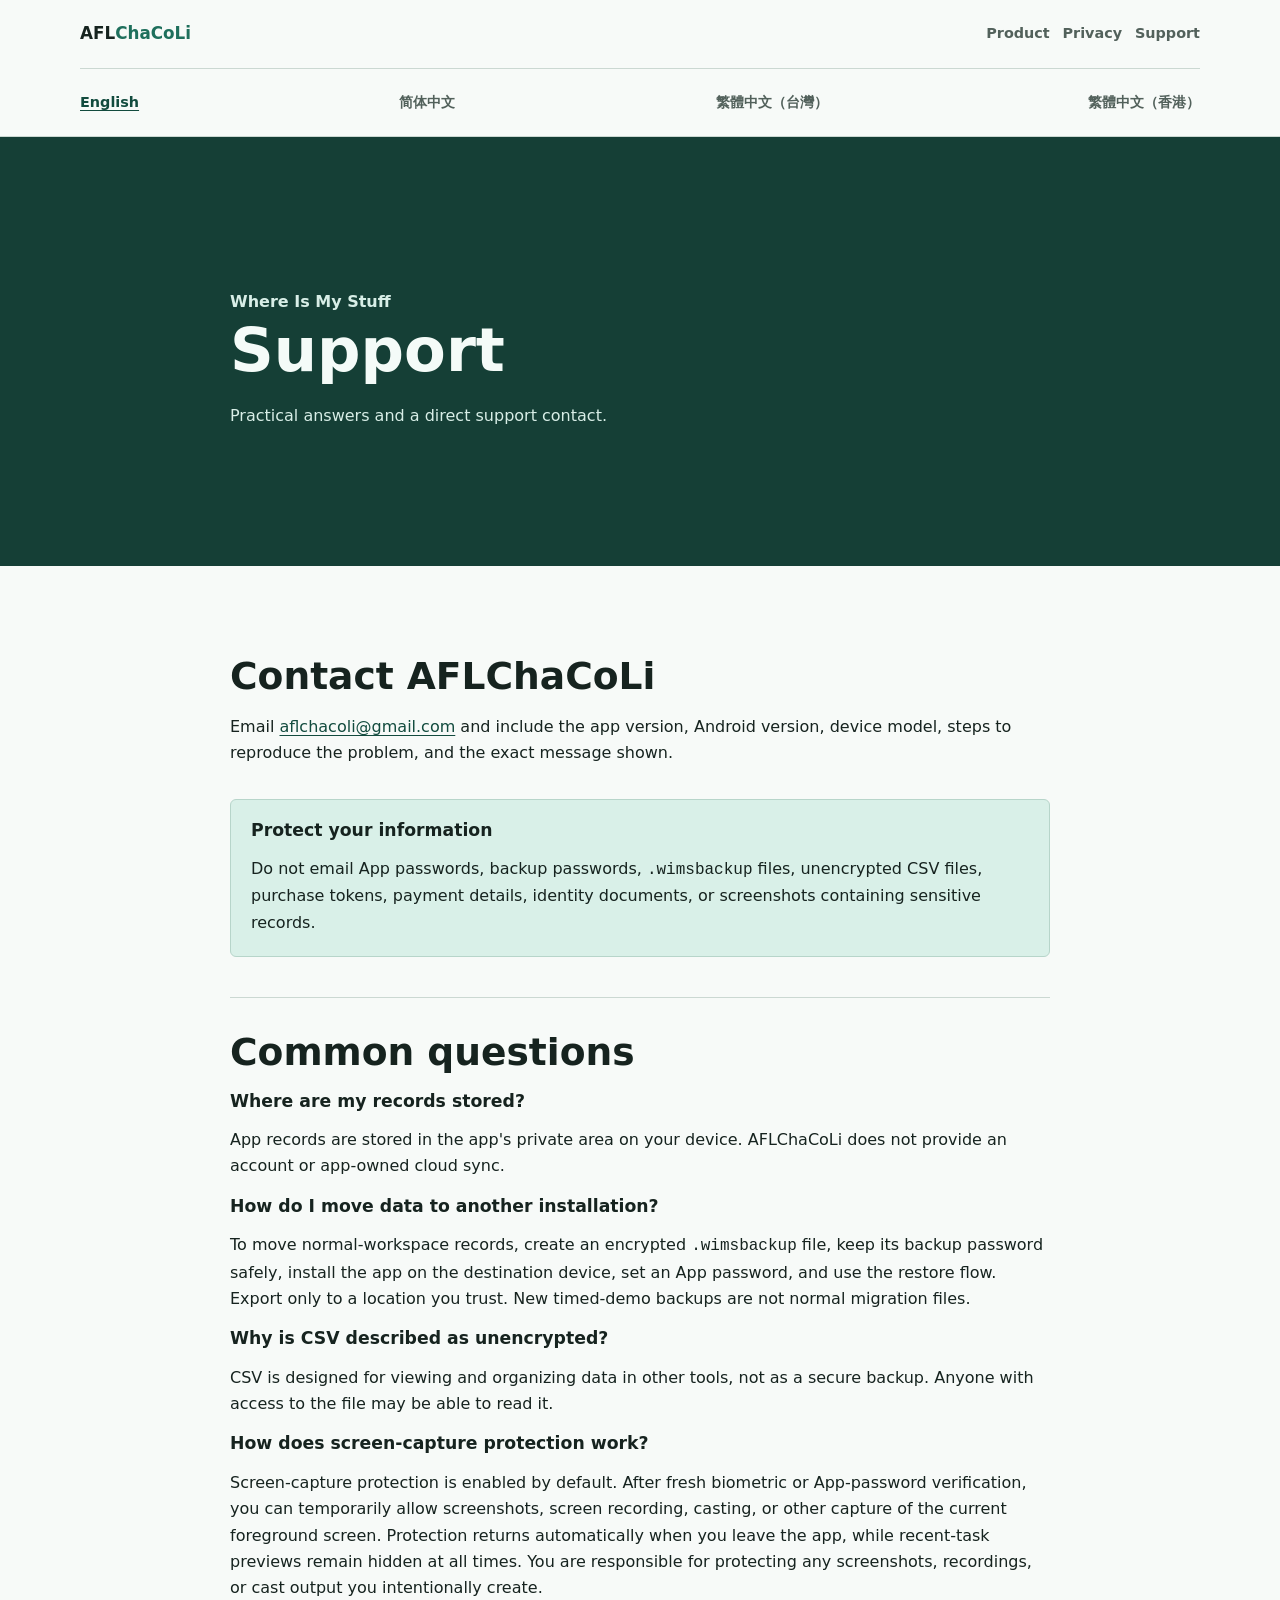
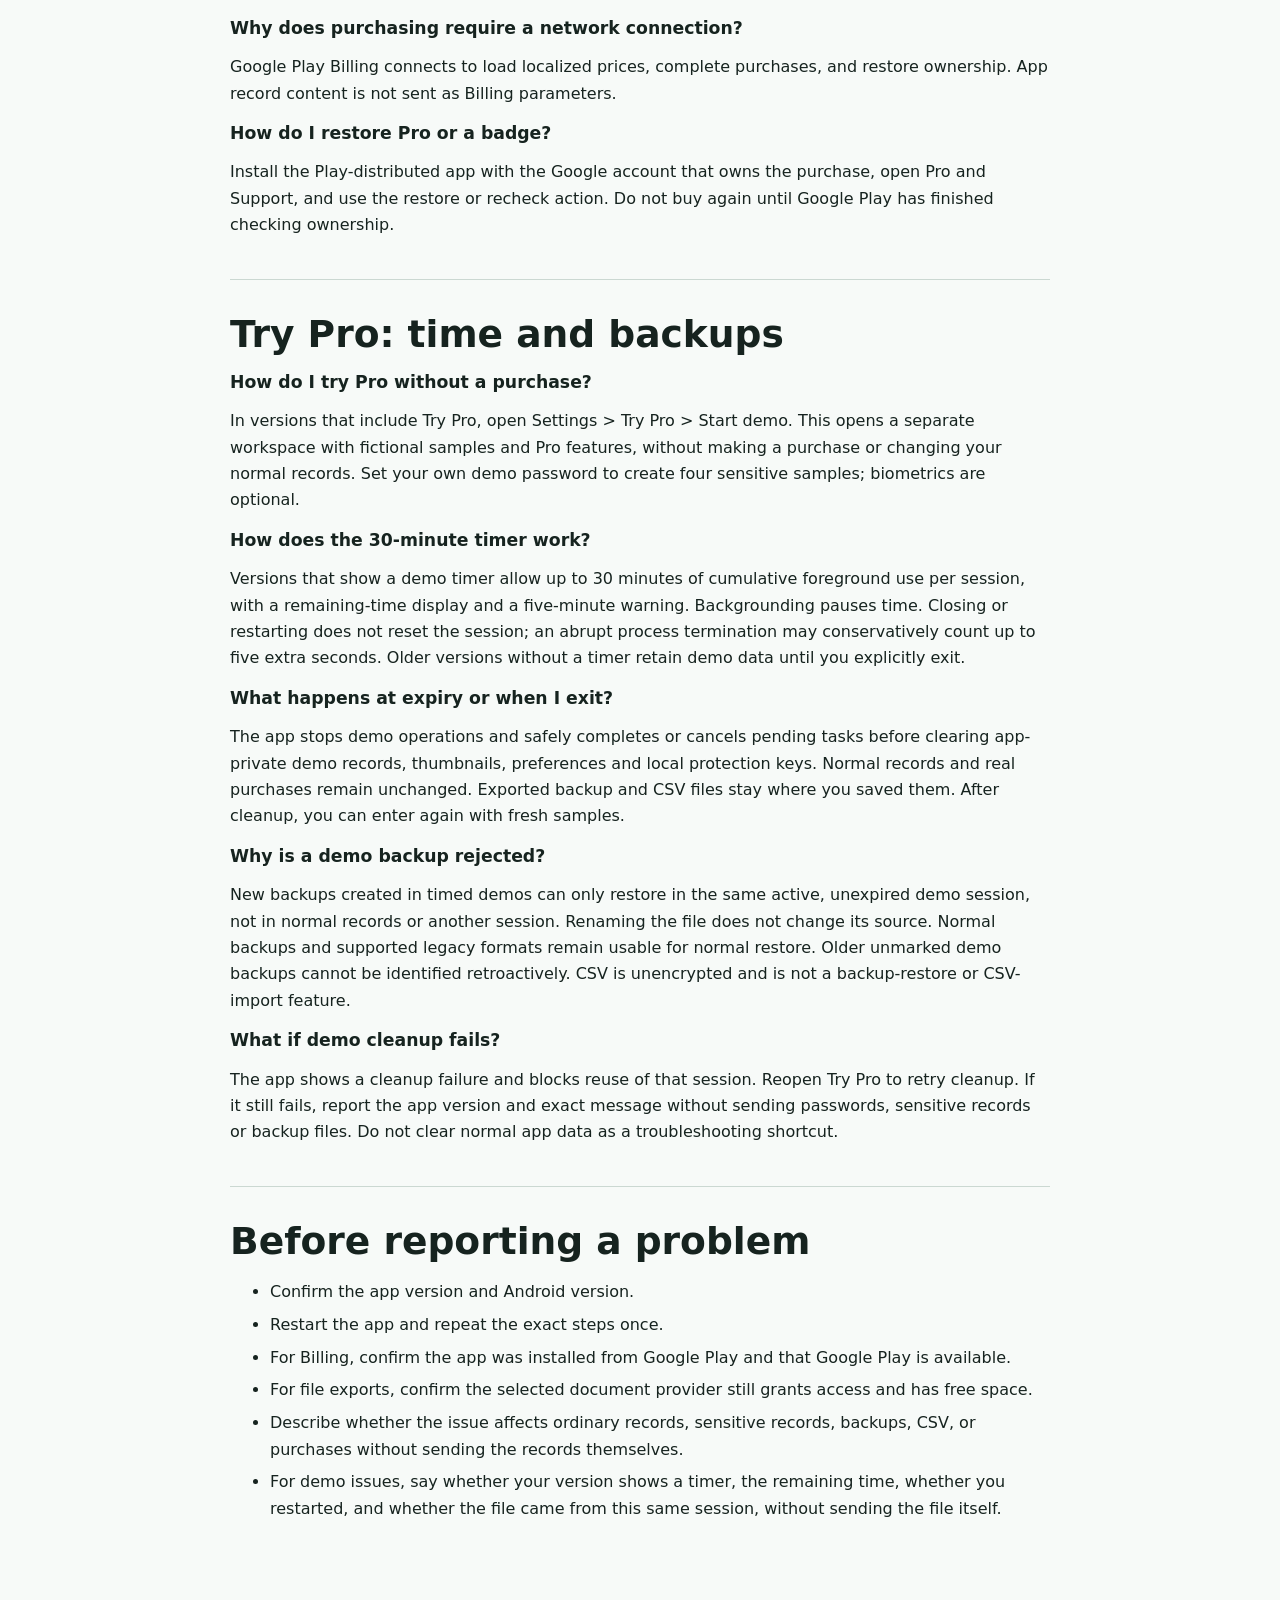
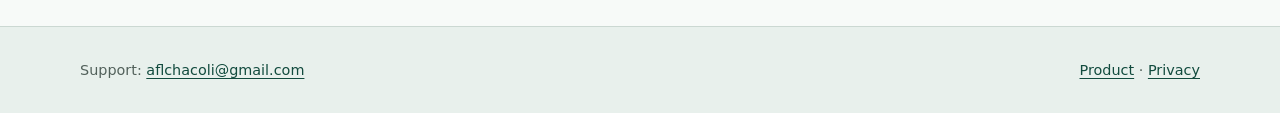
<file: where-is-my-stuff/support/index.html>
<!doctype html>
<html lang="en">
<head>
  <meta charset="utf-8">
  <meta name="viewport" content="width=device-width, initial-scale=1">
  <title>Support — Where Is My Stuff</title>
  <meta name="description" content="Support information for Where Is My Stuff by AFLChaCoLi.">
  <link rel="canonical" href="https://lzyfrank.github.io/aflchacoli/where-is-my-stuff/support/">
  <link rel="stylesheet" href="../../assets/site.css?v=20260718">
</head>
<body class="page">
  <article class="locale locale-en" id="en" lang="en">
    <a class="skip-link" href="#support-main-en">Skip to content</a>
    <header class="site-header"><div class="header-inner"><a class="wordmark" href="../../#en">AFL<span>ChaCoLi</span></a><nav class="site-nav" aria-label="Primary navigation"><a href="../#en">Product</a><a href="../privacy/#en">Privacy</a><a href="./#en">Support</a></nav></div><nav class="header-inner language-nav" aria-label="Language"><a href="#en" aria-current="true">English</a><a href="#zh-cn">简体中文</a><a href="#zh-tw">繁體中文（台灣）</a><a href="#zh-hk">繁體中文（香港）</a></nav></header>
    <main id="support-main-en" tabindex="-1"><div class="page-title"><div class="content narrow"><p class="eyebrow">Where Is My Stuff</p><h1>Support</h1><p>Practical answers and a direct support contact.</p></div></div><div class="content narrow">
      <section><h2>Contact AFLChaCoLi</h2><p>Email <a href="mailto:aflchacoli@gmail.com?subject=Where%20Is%20My%20Stuff%20support">aflchacoli@gmail.com</a> and include the app version, Android version, device model, steps to reproduce the problem, and the exact message shown.</p><div class="callout"><h3>Protect your information</h3><p>Do not email App passwords, backup passwords, <code>.wimsbackup</code> files, unencrypted CSV files, purchase tokens, payment details, identity documents, or screenshots containing sensitive records.</p></div></section>
      <section><h2>Common questions</h2><h3>Where are my records stored?</h3><p>App records are stored in the app's private area on your device. AFLChaCoLi does not provide an account or app-owned cloud sync.</p><h3>How do I move data to another installation?</h3><p>To move normal-workspace records, create an encrypted <code>.wimsbackup</code> file, keep its backup password safely, install the app on the destination device, set an App password, and use the restore flow. Export only to a location you trust. New timed-demo backups are not normal migration files.</p><h3>Why is CSV described as unencrypted?</h3><p>CSV is designed for viewing and organizing data in other tools, not as a secure backup. Anyone with access to the file may be able to read it.</p><h3>How does screen-capture protection work?</h3><p>Screen-capture protection is enabled by default. After fresh biometric or App-password verification, you can temporarily allow screenshots, screen recording, casting, or other capture of the current foreground screen. Protection returns automatically when you leave the app, while recent-task previews remain hidden at all times. You are responsible for protecting any screenshots, recordings, or cast output you intentionally create.</p><h3>Why does purchasing require a network connection?</h3><p>Google Play Billing connects to load localized prices, complete purchases, and restore ownership. App record content is not sent as Billing parameters.</p><h3>How do I restore Pro or a badge?</h3><p>Install the Play-distributed app with the Google account that owns the purchase, open Pro and Support, and use the restore or recheck action. Do not buy again until Google Play has finished checking ownership.</p></section>
      <section id="demo-help-en"><h2>Try Pro: time and backups</h2><h3>How do I try Pro without a purchase?</h3><p>In versions that include Try Pro, open Settings &gt; Try Pro &gt; Start demo. This opens a separate workspace with fictional samples and Pro features, without making a purchase or changing your normal records. Set your own demo password to create four sensitive samples; biometrics are optional.</p><h3>How does the 30-minute timer work?</h3><p>Versions that show a demo timer allow up to 30 minutes of cumulative foreground use per session, with a remaining-time display and a five-minute warning. Backgrounding pauses time. Closing or restarting does not reset the session; an abrupt process termination may conservatively count up to five extra seconds. Older versions without a timer retain demo data until you explicitly exit.</p><h3>What happens at expiry or when I exit?</h3><p>The app stops demo operations and safely completes or cancels pending tasks before clearing app-private demo records, thumbnails, preferences and local protection keys. Normal records and real purchases remain unchanged. Exported backup and CSV files stay where you saved them. After cleanup, you can enter again with fresh samples.</p><h3>Why is a demo backup rejected?</h3><p>New backups created in timed demos can only restore in the same active, unexpired demo session, not in normal records or another session. Renaming the file does not change its source. Normal backups and supported legacy formats remain usable for normal restore. Older unmarked demo backups cannot be identified retroactively. CSV is unencrypted and is not a backup-restore or CSV-import feature.</p><h3>What if demo cleanup fails?</h3><p>The app shows a cleanup failure and blocks reuse of that session. Reopen Try Pro to retry cleanup. If it still fails, report the app version and exact message without sending passwords, sensitive records or backup files. Do not clear normal app data as a troubleshooting shortcut.</p></section>
      <section><h2>Before reporting a problem</h2><ul><li>Confirm the app version and Android version.</li><li>Restart the app and repeat the exact steps once.</li><li>For Billing, confirm the app was installed from Google Play and that Google Play is available.</li><li>For file exports, confirm the selected document provider still grants access and has free space.</li><li>Describe whether the issue affects ordinary records, sensitive records, backups, CSV, or purchases without sending the records themselves.</li><li>For demo issues, say whether your version shows a timer, the remaining time, whether you restarted, and whether the file came from this same session, without sending the file itself.</li></ul></section>
    </div></main><footer class="site-footer"><div class="footer-inner"><p>Support: <a href="mailto:aflchacoli@gmail.com">aflchacoli@gmail.com</a></p><p><a href="../#en">Product</a> · <a href="../privacy/#en">Privacy</a></p></div></footer>
  </article>

  <article class="locale" id="zh-cn" lang="zh-CN">
    <a class="skip-link" href="#support-main-zh-cn">跳到正文</a>
    <header class="site-header"><div class="header-inner"><a class="wordmark" href="../../#zh-cn">AFL<span>ChaCoLi</span></a><nav class="site-nav" aria-label="主导航"><a href="../#zh-cn">产品</a><a href="../privacy/#zh-cn">隐私政策</a><a href="./#zh-cn">支持</a></nav></div><nav class="header-inner language-nav" aria-label="语言"><a href="#en">English</a><a href="#zh-cn" aria-current="true">简体中文</a><a href="#zh-tw">繁體中文（台灣）</a><a href="#zh-hk">繁體中文（香港）</a></nav></header>
    <main id="support-main-zh-cn" tabindex="-1"><div class="page-title"><div class="content narrow"><p class="eyebrow">东西放哪了</p><h1>支持</h1><p>实用说明和直接联系渠道。</p></div></div><div class="content narrow">
      <section><h2>联系 AFLChaCoLi</h2><p>发送邮件至 <a href="mailto:aflchacoli@gmail.com?subject=Where%20Is%20My%20Stuff%20support">aflchacoli@gmail.com</a>，请说明 App 版本、Android 版本、设备型号、问题复现步骤和屏幕上的完整提示。</p><div class="callout"><h3>保护你的信息</h3><p>请不要通过邮件发送 App 密码、备份密码、<code>.wimsbackup</code>、明文 CSV、purchase token、付款资料、身份证件或包含敏感记录的截图。</p></div></section>
      <section><h2>常见问题</h2><h3>记录保存在哪里？</h3><p>App 记录保存在设备的 App 私有区域。AFLChaCoLi 不提供账号或 App 自有云同步。</p><h3>如何把数据迁移到另一个安装？</h3><p>迁移正式空间记录时，创建加密的 <code>.wimsbackup</code> 文件，妥善保存备份密码；在目标设备安装 App、设置 App 密码后使用恢复功能。请只导出到可信位置。新限时体验备份不能作为正式数据迁移文件。</p><h3>为什么 CSV 是明文文件？</h3><p>CSV 用于在其他工具中查看和整理数据，不是安全备份。能够访问文件的人可能读取其中内容。</p><h3>屏幕捕获保护如何工作？</h3><p>App 默认启用屏幕捕获保护。通过新的生物识别或 App 密码验证后，你可以临时允许截图、录屏、投屏或其他功能捕获当前前台画面。离开 App 后会自动恢复保护，最近任务预览始终保持隐藏。请自行妥善保护你主动生成的截图、录屏或投屏内容。</p><h3>为什么购买需要联网？</h3><p>Google Play Billing 需要联网查询当地价格、完成购买并恢复所有权。App 记录内容不会作为 Billing 参数发送。</p><h3>如何恢复 Pro 或徽章？</h3><p>使用拥有购买记录的 Google 账号，从 Google Play 安装 App，在“Pro 与支持”中选择恢复或重新检查。Google Play 完成所有权检查前请不要重复购买。</p></section>
      <section id="demo-help-zh-cn"><h2>体验 Pro：计时与备份</h2><h3>如何不购买就体验 Pro？</h3><p>在提供“体验 Pro”的版本中，打开“设置 &gt; 体验 Pro &gt; 开始体验”。该入口使用独立空间中的虚构样例及 Pro 功能，不发起购买、不改变正式记录。自行设置体验密码后生成 4 条敏感样例，生物识别为可选项。</p><h3>30 分钟如何计算？</h3><p>显示体验计时器的版本，每轮累计前台使用最多 30 分钟，并显示剩余时间、在剩 5 分钟时提醒。切到后台暂停计时，关闭或重启不会重置会话；突然终止进程时，可能保守多计最多 5 秒。没有计时器的旧版本会保留体验数据，直到你明确退出。</p><h3>到期或退出后会发生什么？</h3><p>App 停止体验操作，并在安全完成或取消未完成任务后，清理 App 私有的体验记录、缩略图、偏好及本地保护密钥。正式记录和真实购买权益不变，已导出的备份和 CSV 文件留在你保存的位置。清理成功后，可以重新进入并创建新样例。</p><h3>为什么体验备份被拒绝恢复？</h3><p>限时体验中新导出的备份，只能在生成它的同一轮、尚未到期体验中恢复，不能恢复到正式空间或另一轮体验。改文件名不会改变来源。正式备份和受支持的旧格式仍可正常恢复；旧的无来源标识体验备份无法追溯识别。CSV 未加密，不是备份恢复文件，也不提供 CSV 导入功能。</p><h3>体验清理失败怎么办？</h3><p>App 会提示清理失败并阻止继续使用该会话。重新进入“体验 Pro”可重试清理；仍失败时，请提供 App 版本和完整提示，不发送密码、敏感记录或备份文件。不要为排查问题清除正式 App 数据。</p></section>
      <section><h2>报告问题前</h2><ul><li>确认 App 版本和 Android 版本。</li><li>重新启动 App，并按相同步骤复现一次。</li><li>Billing 问题请确认 App 从 Google Play 安装，且 Google Play 服务可用。</li><li>文件导出问题请确认所选文档提供程序仍有访问权限和可用空间。</li><li>说明问题涉及普通记录、敏感记录、备份、CSV 还是购买，但不要发送记录本身。</li><li>体验问题请说明版本是否有计时器、剩余时间、是否重启，以及备份是否来自同一轮体验，不发送文件本身。</li></ul></section>
    </div></main><footer class="site-footer"><div class="footer-inner"><p>支持邮箱：<a href="mailto:aflchacoli@gmail.com">aflchacoli@gmail.com</a></p><p><a href="../#zh-cn">产品</a> · <a href="../privacy/#zh-cn">隐私政策</a></p></div></footer>
  </article>

  <article class="locale" id="zh-tw" lang="zh-TW">
    <a class="skip-link" href="#support-main-zh-tw">跳至主要內容</a>
    <header class="site-header"><div class="header-inner"><a class="wordmark" href="../../#zh-tw">AFL<span>ChaCoLi</span></a><nav class="site-nav" aria-label="主要導覽"><a href="../#zh-tw">產品</a><a href="../privacy/#zh-tw">隱私權政策</a><a href="./#zh-tw">支援</a></nav></div><nav class="header-inner language-nav" aria-label="語言"><a href="#en">English</a><a href="#zh-cn">简体中文</a><a href="#zh-tw" aria-current="true">繁體中文（台灣）</a><a href="#zh-hk">繁體中文（香港）</a></nav></header>
    <main id="support-main-zh-tw" tabindex="-1"><div class="page-title"><div class="content narrow"><p class="eyebrow">東西放哪了</p><h1>支援</h1><p>實用說明與直接聯絡管道。</p></div></div><div class="content narrow">
      <section><h2>聯絡 AFLChaCoLi</h2><p>請寄信至 <a href="mailto:aflchacoli@gmail.com?subject=Where%20Is%20My%20Stuff%20support">aflchacoli@gmail.com</a>，並提供 App 版本、Android 版本、裝置型號、問題重現步驟與畫面顯示的完整訊息。</p><div class="callout"><h3>保護你的資訊</h3><p>請勿透過郵件傳送 App 密碼、備份密碼、<code>.wimsbackup</code>、明文 CSV、purchase token、付款資料、身分證件或包含敏感記錄的螢幕擷取畫面。</p></div></section>
      <section><h2>常見問題</h2><h3>記錄儲存在哪裡？</h3><p>App 記錄儲存在裝置的 App 私有區域。AFLChaCoLi 不提供帳號或 App 自有雲端同步。</p><h3>如何將資料移轉至另一個安裝？</h3><p>移轉正式空間記錄時，建立加密的 <code>.wimsbackup</code> 檔案，妥善保存備份密碼；在目標裝置安裝 App、設定 App 密碼後使用恢復功能。請僅匯出至可信任的位置。新限時體驗備份不能作為正式資料移轉檔案。</p><h3>為什麼 CSV 是未加密檔案？</h3><p>CSV 用於在其他工具中查看與整理資料，不是安全備份。能存取檔案的人可能讀取其中內容。</p><h3>螢幕擷取保護如何運作？</h3><p>App 預設啟用螢幕擷取保護。重新通過生物辨識或 App 密碼驗證後，你可以暫時允許螢幕截圖、螢幕錄影、螢幕投放或其他功能擷取目前的前景畫面。離開 App 後會自動恢復保護，最近任務預覽會持續保持隱藏。請自行妥善保護你主動產生的螢幕截圖、錄影或投放內容。</p><h3>為什麼購買需要網路連線？</h3><p>Google Play Billing 需要連線查詢在地價格、完成購買及恢復所有權。App 記錄內容不會作為 Billing 參數傳送。</p><h3>如何恢復 Pro 或徽章？</h3><p>使用擁有購買記錄的 Google 帳號，從 Google Play 安裝 App，並在「Pro 與支援」中選擇恢復或重新檢查。Google Play 完成所有權檢查前請勿重複購買。</p></section>
      <section id="demo-help-zh-tw"><h2>體驗 Pro：計時與備份</h2><h3>如何不購買就體驗 Pro？</h3><p>在提供「體驗 Pro」的版本中，開啟「設定 &gt; 體驗 Pro &gt; 開始體驗」。此入口使用獨立空間中的虛構範例及 Pro 功能，不發起購買、不變更正式記錄。自行設定體驗密碼後建立 4 筆敏感範例，生物辨識為選用項目。</p><h3>30 分鐘如何計算？</h3><p>顯示體驗計時器的版本，每輪累計前景使用最多 30 分鐘，並顯示剩餘時間、在剩 5 分鐘時提醒。切換至背景暫停計時，關閉或重新啟動不會重設工作階段；突然終止程序時，可能保守多計最多 5 秒。沒有計時器的舊版本會保留體驗資料，直到你明確退出。</p><h3>到期或退出後會發生什麼？</h3><p>App 停止體驗操作，並在安全完成或取消未完成工作後，清理 App 私有的體驗記錄、縮圖、偏好及本機保護金鑰。正式記錄和真實購買權益不變，已匯出的備份和 CSV 檔案留在你儲存的位置。清理成功後，可以重新進入並建立新範例。</p><h3>為什麼體驗備份被拒絕還原？</h3><p>限時體驗中新匯出的備份，僅能在產生它的同一輪、尚未到期體驗中還原，不能還原到正式空間或另一輪體驗。變更檔名不會改變來源。正式備份和支援的舊格式仍可正常還原；舊的無來源標識體驗備份無法追溯辨識。CSV 未加密，不是備份還原檔案，也不提供 CSV 匯入功能。</p><h3>體驗清理失敗怎麼辦？</h3><p>App 會提示清理失敗並阻止繼續使用該工作階段。重新進入「體驗 Pro」可重試清理；仍失敗時，請提供 App 版本和完整訊息，不傳送密碼、敏感記錄或備份檔案。請勿為排查問題清除正式 App 資料。</p></section>
      <section><h2>回報問題前</h2><ul><li>確認 App 版本與 Android 版本。</li><li>重新啟動 App，並依相同步驟重現一次。</li><li>Billing 問題請確認 App 是由 Google Play 安裝，且 Google Play 服務可用。</li><li>檔案匯出問題請確認所選文件提供者仍有存取權與可用空間。</li><li>說明問題涉及一般記錄、敏感記錄、備份、CSV 或購買，但不要傳送記錄本身。</li><li>體驗問題請說明版本是否有計時器、剩餘時間、是否重新啟動，以及備份是否來自同一輪體驗，不傳送檔案本身。</li></ul></section>
    </div></main><footer class="site-footer"><div class="footer-inner"><p>支援信箱：<a href="mailto:aflchacoli@gmail.com">aflchacoli@gmail.com</a></p><p><a href="../#zh-tw">產品</a> · <a href="../privacy/#zh-tw">隱私權政策</a></p></div></footer>
  </article>

  <article class="locale" id="zh-hk" lang="zh-HK">
    <a class="skip-link" href="#support-main-zh-hk">跳至主要內容</a>
    <header class="site-header"><div class="header-inner"><a class="wordmark" href="../../#zh-hk">AFL<span>ChaCoLi</span></a><nav class="site-nav" aria-label="主要導覽"><a href="../#zh-hk">產品</a><a href="../privacy/#zh-hk">私隱政策</a><a href="./#zh-hk">支援</a></nav></div><nav class="header-inner language-nav" aria-label="語言"><a href="#en">English</a><a href="#zh-cn">简体中文</a><a href="#zh-tw">繁體中文（台灣）</a><a href="#zh-hk" aria-current="true">繁體中文（香港）</a></nav></header>
    <main id="support-main-zh-hk" tabindex="-1"><div class="page-title"><div class="content narrow"><p class="eyebrow">東西放哪了</p><h1>支援</h1><p>實用說明及直接聯絡渠道。</p></div></div><div class="content narrow">
      <section><h2>聯絡 AFLChaCoLi</h2><p>請電郵至 <a href="mailto:aflchacoli@gmail.com?subject=Where%20Is%20My%20Stuff%20support">aflchacoli@gmail.com</a>，並提供 App 版本、Android 版本、裝置型號、問題重現步驟及畫面顯示的完整訊息。</p><div class="callout"><h3>保護你的資料</h3><p>請勿透過電郵傳送 App 密碼、備份密碼、<code>.wimsbackup</code>、明文 CSV、purchase token、付款資料、身份證明文件或包含敏感記錄的螢幕截圖。</p></div></section>
      <section><h2>常見問題</h2><h3>記錄儲存在哪裏？</h3><p>App 記錄儲存在裝置的 App 私有區域。AFLChaCoLi 不提供帳戶或 App 自有雲端同步。</p><h3>如何將資料轉移至另一個安裝？</h3><p>轉移正式空間記錄時，建立加密的 <code>.wimsbackup</code> 檔案，妥善保存備份密碼；在目標裝置安裝 App、設定 App 密碼後使用恢復功能。請只匯出至可信任的位置。新限時體驗備份不能作為正式資料轉移檔案。</p><h3>為甚麼 CSV 是未加密檔案？</h3><p>CSV 用於在其他工具中查看及整理資料，不是安全備份。能存取檔案的人可能讀取當中內容。</p><h3>螢幕擷取保護如何運作？</h3><p>App 預設啟用螢幕擷取保護。重新通過生物識別或 App 密碼驗證後，你可以暫時允許螢幕截圖、螢幕錄影、螢幕投放或其他功能擷取目前的前景畫面。離開 App 後會自動恢復保護，最近任務預覽會繼續保持隱藏。請自行妥善保護你主動產生的螢幕截圖、錄影或投放內容。</p><h3>為甚麼購買需要網絡連線？</h3><p>Google Play Billing 需要連線查詢本地價格、完成購買及恢復所有權。App 記錄內容不會作為 Billing 參數傳送。</p><h3>如何恢復 Pro 或徽章？</h3><p>使用擁有購買記錄的 Google 帳戶，從 Google Play 安裝 App，並在「Pro 與支援」中選擇恢復或重新檢查。Google Play 完成所有權檢查前請勿重複購買。</p></section>
      <section id="demo-help-zh-hk"><h2>體驗 Pro：計時與備份</h2><h3>如何不購買就體驗 Pro？</h3><p>在提供「體驗 Pro」的版本中，開啟「設定 &gt; 體驗 Pro &gt; 開始體驗」。此入口使用獨立空間中的虛構範例及 Pro 功能，不發起購買、不變更正式記錄。自行設定體驗密碼後建立 4 筆敏感範例，生物識別屬可選項目。</p><h3>30 分鐘如何計算？</h3><p>顯示體驗計時器的版本，每輪累計前景使用最多 30 分鐘，並顯示剩餘時間、在剩 5 分鐘時提醒。切換至背景暫停計時，關閉或重新啟動不會重設工作階段；突然終止程序時，可能保守多計最多 5 秒。沒有計時器的舊版本會保留體驗資料，直到你明確退出。</p><h3>到期或退出後會發生甚麼？</h3><p>App 停止體驗操作，並在安全完成或取消未完成工作後，清理 App 私有的體驗記錄、縮圖、偏好及本機保護金鑰。正式記錄和真實購買權益不變，已匯出的備份和 CSV 檔案留在你儲存的位置。清理成功後，可以重新進入並建立新範例。</p><h3>為甚麼體驗備份被拒絕還原？</h3><p>限時體驗中新匯出的備份，只可在產生它的同一輪、尚未到期體驗中還原，不能還原到正式空間或另一輪體驗。更改檔名不會改變來源。正式備份和支援的舊格式仍可正常還原；舊的無來源標識體驗備份無法追溯辨識。CSV 未加密，不是備份還原檔案，也不提供 CSV 匯入功能。</p><h3>體驗清理失敗怎麼辦？</h3><p>App 會提示清理失敗並阻止繼續使用該工作階段。重新進入「體驗 Pro」可重試清理；仍失敗時，請提供 App 版本和完整訊息，不傳送密碼、敏感記錄或備份檔案。請勿為排查問題清除正式 App 資料。</p></section>
      <section><h2>報告問題前</h2><ul><li>確認 App 版本及 Android 版本。</li><li>重新啟動 App，並按相同步驟重現一次。</li><li>Billing 問題請確認 App 是由 Google Play 安裝，而且 Google Play 服務可用。</li><li>檔案匯出問題請確認所選文件提供者仍有存取權及可用空間。</li><li>說明問題涉及一般記錄、敏感記錄、備份、CSV 或購買，但不要傳送記錄本身。</li><li>體驗問題請說明版本是否有計時器、剩餘時間、是否重新啟動，以及備份是否來自同一輪體驗，不傳送檔案本身。</li></ul></section>
    </div></main><footer class="site-footer"><div class="footer-inner"><p>支援電郵：<a href="mailto:aflchacoli@gmail.com">aflchacoli@gmail.com</a></p><p><a href="../#zh-hk">產品</a> · <a href="../privacy/#zh-hk">私隱政策</a></p></div></footer>
  </article>
</body>
</html>
</file>
<file: assets/site.css>
:root {
  color-scheme: light;
  --ink: #16231f;
  --muted: #52615b;
  --brand: #1e6f5c;
  --brand-strong: #124b3e;
  --brand-soft: #d9f0e8;
  --surface: #ffffff;
  --surface-alt: #eef5f2;
  --line: #cbd8d2;
  --accent: #f4bf43;
  --sensitive: #6e5a92;
  --danger: #a92626;
  --shadow: 0 12px 32px rgba(16, 54, 44, 0.13);
}

* {
  box-sizing: border-box;
}

html {
  scroll-behavior: smooth;
}

body {
  margin: 0;
  background: #f7faf8;
  color: var(--ink);
  font-family: Inter, ui-sans-serif, system-ui, -apple-system, BlinkMacSystemFont, "Segoe UI", sans-serif;
  font-size: 16px;
  line-height: 1.65;
  letter-spacing: 0;
}

a {
  color: var(--brand-strong);
  text-decoration-thickness: 1px;
  text-underline-offset: 0.2em;
}

a:hover {
  color: var(--brand);
}

img {
  display: block;
  max-width: 100%;
}

.skip-link {
  position: absolute;
  top: -5rem;
  left: 1rem;
  z-index: 10;
  background: var(--surface);
  padding: 0.65rem 0.9rem;
  border: 2px solid var(--brand);
}

.skip-link:focus {
  top: 1rem;
}

.locale {
  display: none;
}

.locale-en {
  display: block;
}

.locale:target {
  display: block;
}

.locale:has(> main:target) {
  display: block;
}

.page:has(.locale:target) .locale-en:not(:target) {
  display: none;
}

.page:has(.locale > main:target) .locale-en:not(:has(> main:target)) {
  display: none;
}

.site-header {
  background: rgba(247, 250, 248, 0.96);
  border-bottom: 1px solid var(--line);
}

.header-inner,
.content,
.footer-inner {
  width: min(1120px, calc(100% - 2rem));
  margin-inline: auto;
}

.header-inner {
  min-height: 68px;
  display: flex;
  align-items: center;
  justify-content: space-between;
  gap: 1rem;
}

.wordmark {
  color: var(--ink);
  font-size: 1.05rem;
  font-weight: 760;
  text-decoration: none;
  white-space: nowrap;
}

.wordmark span {
  color: var(--brand);
}

.site-nav,
.language-nav {
  display: flex;
  align-items: center;
  flex-wrap: wrap;
  gap: 0.25rem 0.8rem;
}

.site-nav a,
.language-nav a {
  color: var(--muted);
  font-size: 0.9rem;
  font-weight: 650;
  text-decoration: none;
}

.language-nav {
  padding-block: 0.7rem;
  border-top: 1px solid var(--line);
}

.language-nav a[aria-current="true"] {
  color: var(--brand-strong);
  text-decoration: underline;
}

.hero {
  position: relative;
  min-height: min(680px, 78vh);
  overflow: hidden;
  background: #153f36;
  color: #f4fbf8;
}

.hero-inner {
  position: relative;
  z-index: 1;
  width: min(1120px, calc(100% - 2rem));
  min-height: inherit;
  margin-inline: auto;
  padding: clamp(4rem, 9vw, 7rem) 0 5rem;
  display: flex;
  flex-direction: column;
  justify-content: center;
  align-items: flex-start;
}

.hero-copy {
  width: min(650px, 64%);
}

.hero-art {
  position: absolute;
  right: clamp(-4rem, 2vw, 1rem);
  bottom: clamp(-3rem, -1vw, -1rem);
  width: clamp(300px, 41vw, 520px);
  aspect-ratio: 1;
  object-fit: cover;
  border-radius: 8px;
  box-shadow: var(--shadow);
}

.eyebrow {
  margin: 0 0 0.75rem;
  color: #a9e7d5;
  font-weight: 760;
}

h1,
h2,
h3 {
  margin-top: 0;
  line-height: 1.18;
  letter-spacing: 0;
}

h1 {
  margin-bottom: 1rem;
  font-size: clamp(2.4rem, 6vw, 4.9rem);
  font-weight: 820;
}

h2 {
  margin-bottom: 1rem;
  font-size: clamp(1.65rem, 3vw, 2.35rem);
}

h3 {
  margin-bottom: 0.55rem;
  font-size: 1.08rem;
}

.hero p {
  max-width: 62ch;
  margin: 0 0 1.5rem;
  color: #d8eee7;
  font-size: clamp(1.03rem, 2vw, 1.24rem);
}

.actions {
  display: flex;
  flex-wrap: wrap;
  gap: 0.75rem;
}

.button {
  display: inline-flex;
  min-height: 46px;
  align-items: center;
  justify-content: center;
  padding: 0.65rem 1rem;
  border: 1px solid transparent;
  border-radius: 6px;
  background: var(--accent);
  color: #2e2409;
  font-weight: 760;
  text-decoration: none;
}

.button.secondary {
  border-color: #8ab9aa;
  background: transparent;
  color: #f4fbf8;
}

.content {
  padding-block: clamp(3rem, 7vw, 5.5rem);
}

.content.narrow {
  width: min(820px, calc(100% - 2rem));
}

.section-band {
  background: var(--surface-alt);
  border-block: 1px solid var(--line);
}

.lede {
  max-width: 72ch;
  color: var(--muted);
  font-size: 1.08rem;
}

.feature-grid,
.link-grid,
.principle-grid {
  display: grid;
  grid-template-columns: repeat(3, minmax(0, 1fr));
  gap: 1rem;
  margin-top: 2rem;
}

.feature,
.link-card,
.principle {
  min-width: 0;
  padding: 1.25rem;
  border: 1px solid var(--line);
  border-radius: 6px;
  background: var(--surface);
}

.feature::before,
.principle::before {
  content: "";
  display: block;
  width: 2.4rem;
  height: 0.28rem;
  margin-bottom: 1rem;
  border-radius: 2px;
  background: var(--brand);
}

.feature.sensitive::before {
  background: var(--sensitive);
}

.feature.warning::before {
  background: var(--accent);
}

.feature p,
.link-card p,
.principle p {
  margin: 0;
  color: var(--muted);
}

.link-card {
  display: block;
  color: inherit;
  text-decoration: none;
}

.link-card:hover {
  border-color: var(--brand);
  color: inherit;
}

.page-title {
  padding: 4rem 0 3rem;
  background: #153f36;
  color: #f4fbf8;
}

.page-title h1 {
  max-width: 900px;
  font-size: clamp(2.1rem, 5vw, 3.8rem);
}

.page-title p {
  max-width: 70ch;
  margin: 0;
  color: #d8eee7;
}

.policy-meta {
  margin: 0 0 2rem;
  padding: 1rem;
  border-left: 4px solid var(--accent);
  background: #fff7df;
  color: #4c411f;
}

.content section + section {
  margin-top: 2.5rem;
  padding-top: 2rem;
  border-top: 1px solid var(--line);
}

.content li + li {
  margin-top: 0.4rem;
}

.callout {
  margin-top: 2rem;
  padding: 1.25rem;
  border: 1px solid #b7d5ca;
  border-radius: 6px;
  background: var(--brand-soft);
}

.callout p:last-child {
  margin-bottom: 0;
}

.site-footer {
  border-top: 1px solid var(--line);
  background: #e8f0ec;
}

.footer-inner {
  padding-block: 2rem;
  display: flex;
  align-items: flex-start;
  justify-content: space-between;
  gap: 1rem;
  color: var(--muted);
  font-size: 0.9rem;
}

.footer-inner p {
  margin: 0;
}

@media (max-width: 840px) {
  .header-inner,
  .footer-inner {
    align-items: flex-start;
    flex-direction: column;
    padding-block: 0.9rem;
  }

  .hero {
    min-height: 700px;
  }

  .hero-inner {
    justify-content: flex-start;
  }

  .hero-copy {
    width: 100%;
  }

  .hero-art {
    right: 1rem;
    bottom: -3rem;
    width: min(72vw, 390px);
    opacity: 0.88;
  }

  .feature-grid,
  .link-grid,
  .principle-grid {
    grid-template-columns: 1fr;
  }
}

@media (max-width: 480px) {
  body {
    font-size: 15px;
  }

  .header-inner,
  .content,
  .footer-inner,
  .hero-inner {
    width: min(100% - 1.25rem, 1120px);
  }

  .site-nav,
  .language-nav {
    gap: 0.35rem 0.7rem;
  }

  .hero {
    min-height: 670px;
  }

  .hero-art {
    right: -1.2rem;
    width: 82vw;
  }
}

@media (prefers-reduced-motion: reduce) {
  html {
    scroll-behavior: auto;
  }
}
</file>
